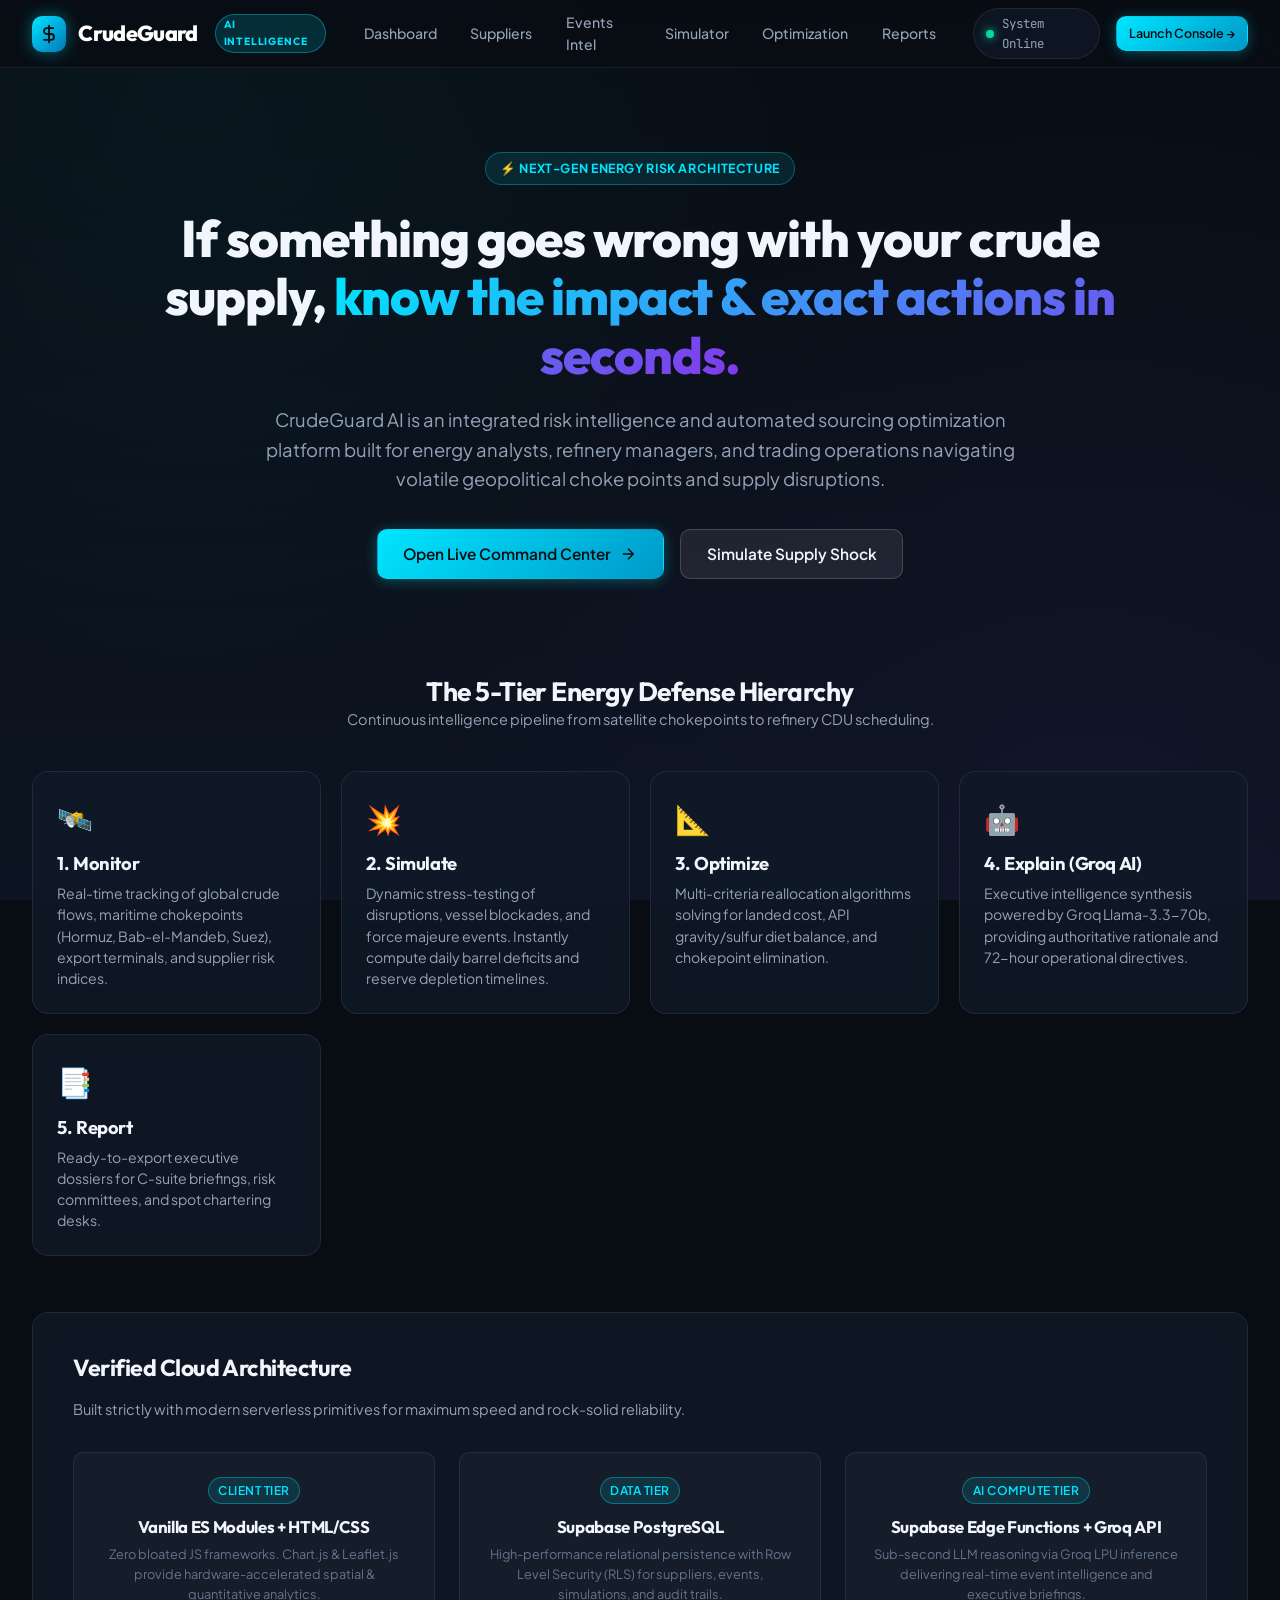
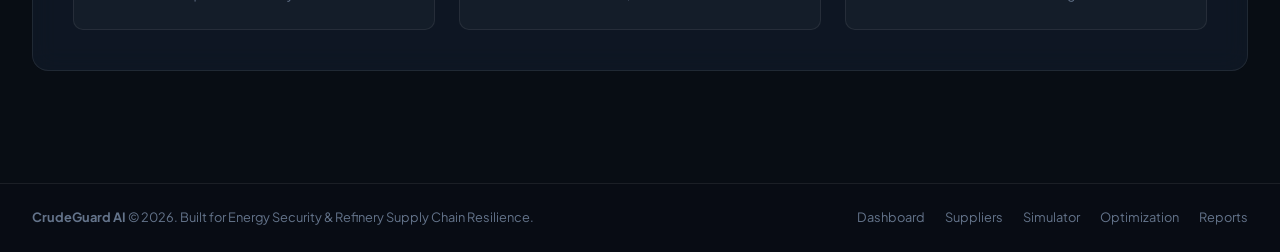
<file: index.html>
<!DOCTYPE html>
<html lang="en">
<head>
  <meta charset="UTF-8">
  <meta name="viewport" content="width=device-width, initial-scale=1.0">
  <title>CrudeGuard AI | Crude Oil Supply Risk &amp; Sourcing Intelligence</title>
  <meta name="description" content="AI-powered crude oil supply risk and sourcing intelligence platform for refineries, oil importers, and energy trading desks.">
  
  <!-- CSS -->
  <link rel="stylesheet" href="css/global.css">
  <link rel="stylesheet" href="css/responsive.css">
</head>
<body>

  <!-- Navigation Bar -->
  <header class="navbar">
    <div class="nav-container">
      <a href="index.html" class="brand">
        <div class="brand-icon">
          <svg viewBox="0 0 24 24" fill="none" stroke="currentColor" stroke-width="2.2" stroke-linecap="round" stroke-linejoin="round">
            <path d="M12 2v20M17 5H9.5a3.5 3.5 0 0 0 0 7h5a3.5 3.5 0 0 1 0 7H6"/>
          </svg>
        </div>
        <span>CrudeGuard</span>
        <span class="brand-badge">AI Intelligence</span>
      </a>

      <nav>
        <ul class="nav-links">
          <li class="nav-item"><a href="dashboard.html">Dashboard</a></li>
          <li class="nav-item"><a href="suppliers.html">Suppliers</a></li>
          <li class="nav-item"><a href="events.html">Events Intel</a></li>
          <li class="nav-item"><a href="simulator.html">Simulator</a></li>
          <li class="nav-item"><a href="optimization.html">Optimization</a></li>
          <li class="nav-item"><a href="reports.html">Reports</a></li>
        </ul>
      </nav>

      <div class="nav-actions">
        <div class="status-pill" id="db-status-pill">
          <span class="status-dot"></span>
          <span>System Online</span>
        </div>
        <a href="dashboard.html" class="btn btn-sm btn-primary">Launch Console →</a>
      </div>
    </div>
  </header>

  <!-- Hero Section -->
  <main class="main-content">
    <section style="padding: 3.5rem 0 2.5rem; text-align: center; max-width: 960px; margin: 0 auto;">
      <div style="display: inline-flex; align-items: center; gap: 0.5rem; padding: 0.35rem 0.85rem; background: rgba(0, 229, 255, 0.1); border: 1px solid rgba(0, 229, 255, 0.3); border-radius: var(--radius-full); margin-bottom: 1.5rem;">
        <span style="color: var(--accent-cyan); font-weight: 700; font-size: 0.78rem; text-transform: uppercase; letter-spacing: 0.05em;">⚡ Next-Gen Energy Risk Architecture</span>
      </div>
      
      <h1 style="font-size: 3.2rem; line-height: 1.15; margin-bottom: 1.25rem; font-weight: 800;">
        If something goes wrong with your crude supply, <span style="background: linear-gradient(135deg, #00E5FF, #8338EC); -webkit-background-clip: text; -webkit-text-fill-color: transparent;">know the impact &amp; exact actions in seconds.</span>
      </h1>

      <p style="font-size: 1.15rem; color: #94A3B8; line-height: 1.6; margin-bottom: 2.25rem; max-width: 780px; margin-left: auto; margin-right: auto;">
        CrudeGuard AI is an integrated risk intelligence and automated sourcing optimization platform built for energy analysts, refinery managers, and trading operations navigating volatile geopolitical choke points and supply disruptions.
      </p>

      <div style="display: flex; justify-content: center; gap: 1rem; flex-wrap: wrap;">
        <a href="dashboard.html" class="btn btn-lg btn-primary" id="hero-btn-dashboard">
          <span>Open Live Command Center</span>
          <svg style="width: 18px; height: 18px;" viewBox="0 0 24 24" fill="none" stroke="currentColor" stroke-width="2"><path d="M5 12h14M12 5l7 7-7 7"/></svg>
        </a>
        <a href="simulator.html" class="btn btn-lg btn-secondary" id="hero-btn-simulator">Simulate Supply Shock</a>
      </div>
    </section>

    <!-- Architecture & Core Workflow -->
    <section style="margin: 3.5rem 0;">
      <div style="text-align: center; margin-bottom: 2.5rem;">
        <h2>The 5-Tier Energy Defense Hierarchy</h2>
        <p>Continuous intelligence pipeline from satellite chokepoints to refinery CDU scheduling.</p>
      </div>

      <div style="display: grid; grid-template-columns: repeat(auto-fit, minmax(280px, 1fr)); gap: 1.25rem;">
        <div class="card">
          <div style="font-size: 1.8rem; margin-bottom: 0.75rem;">🛰️</div>
          <h3 style="margin-bottom: 0.5rem; font-size: 1.15rem;">1. Monitor</h3>
          <p style="font-size: 0.88rem; line-height: 1.5;">
            Real-time tracking of global crude flows, maritime chokepoints (Hormuz, Bab-el-Mandeb, Suez), export terminals, and supplier risk indices.
          </p>
        </div>

        <div class="card">
          <div style="font-size: 1.8rem; margin-bottom: 0.75rem;">💥</div>
          <h3 style="margin-bottom: 0.5rem; font-size: 1.15rem;">2. Simulate</h3>
          <p style="font-size: 0.88rem; line-height: 1.5;">
            Dynamic stress-testing of disruptions, vessel blockades, and force majeure events. Instantly compute daily barrel deficits and reserve depletion timelines.
          </p>
        </div>

        <div class="card">
          <div style="font-size: 1.8rem; margin-bottom: 0.75rem;">📐</div>
          <h3 style="margin-bottom: 0.5rem; font-size: 1.15rem;">3. Optimize</h3>
          <p style="font-size: 0.88rem; line-height: 1.5;">
            Multi-criteria reallocation algorithms solving for landed cost, API gravity/sulfur diet balance, and chokepoint elimination.
          </p>
        </div>

        <div class="card">
          <div style="font-size: 1.8rem; margin-bottom: 0.75rem;">🤖</div>
          <h3 style="margin-bottom: 0.5rem; font-size: 1.15rem;">4. Explain (Groq AI)</h3>
          <p style="font-size: 0.88rem; line-height: 1.5;">
            Executive intelligence synthesis powered by Groq Llama-3.3-70b, providing authoritative rationale and 72-hour operational directives.
          </p>
        </div>

        <div class="card">
          <div style="font-size: 1.8rem; margin-bottom: 0.75rem;">📑</div>
          <h3 style="margin-bottom: 0.5rem; font-size: 1.15rem;">5. Report</h3>
          <p style="font-size: 0.88rem; line-height: 1.5;">
            Ready-to-export executive dossiers for C-suite briefings, risk committees, and spot chartering desks.
          </p>
        </div>
      </div>
    </section>

    <!-- Technical Architecture Diagram -->
    <section class="card" style="padding: 2.5rem; margin-bottom: 3.5rem;">
      <h2 style="margin-bottom: 1rem; font-size: 1.45rem;">Verified Cloud Architecture</h2>
      <p style="margin-bottom: 2rem;">Built strictly with modern serverless primitives for maximum speed and rock-solid reliability.</p>

      <div style="display: grid; grid-template-columns: repeat(3, 1fr); gap: 1.5rem; text-align: center;">
        <div style="background: rgba(255,255,255,0.03); border: 1px solid var(--border-subtle); padding: 1.5rem; border-radius: var(--radius-md);">
          <div class="badge badge-info" style="margin-bottom: 0.75rem;">Client Tier</div>
          <h4 style="margin-bottom: 0.5rem;">Vanilla ES Modules + HTML/CSS</h4>
          <p style="font-size: 0.8rem; color: var(--text-muted);">Zero bloated JS frameworks. Chart.js &amp; Leaflet.js provide hardware-accelerated spatial &amp; quantitative analytics.</p>
        </div>

        <div style="background: rgba(255,255,255,0.03); border: 1px solid var(--border-subtle); padding: 1.5rem; border-radius: var(--radius-md);">
          <div class="badge badge-info" style="margin-bottom: 0.75rem;">Data Tier</div>
          <h4 style="margin-bottom: 0.5rem;">Supabase PostgreSQL</h4>
          <p style="font-size: 0.8rem; color: var(--text-muted);">High-performance relational persistence with Row Level Security (RLS) for suppliers, events, simulations, and audit trails.</p>
        </div>

        <div style="background: rgba(255,255,255,0.03); border: 1px solid var(--border-subtle); padding: 1.5rem; border-radius: var(--radius-md);">
          <div class="badge badge-info" style="margin-bottom: 0.75rem;">AI Compute Tier</div>
          <h4 style="margin-bottom: 0.5rem;">Supabase Edge Functions + Groq API</h4>
          <p style="font-size: 0.8rem; color: var(--text-muted);">Sub-second LLM reasoning via Groq LPU inference delivering real-time event intelligence and executive briefings.</p>
        </div>
      </div>
    </section>
  </main>

  <!-- Footer -->
  <footer class="app-footer">
    <div>
      <strong>CrudeGuard AI</strong> &copy; 2026. Built for Energy Security &amp; Refinery Supply Chain Resilience.
    </div>
    <div class="footer-links">
      <a href="dashboard.html">Dashboard</a>
      <a href="suppliers.html">Suppliers</a>
      <a href="simulator.html">Simulator</a>
      <a href="optimization.html">Optimization</a>
      <a href="reports.html">Reports</a>
    </div>
  </footer>

  <script type="module">
    import { setupNavigation } from './js/utils.js';
    setupNavigation();
  </script>
</body>
</html>
</file>
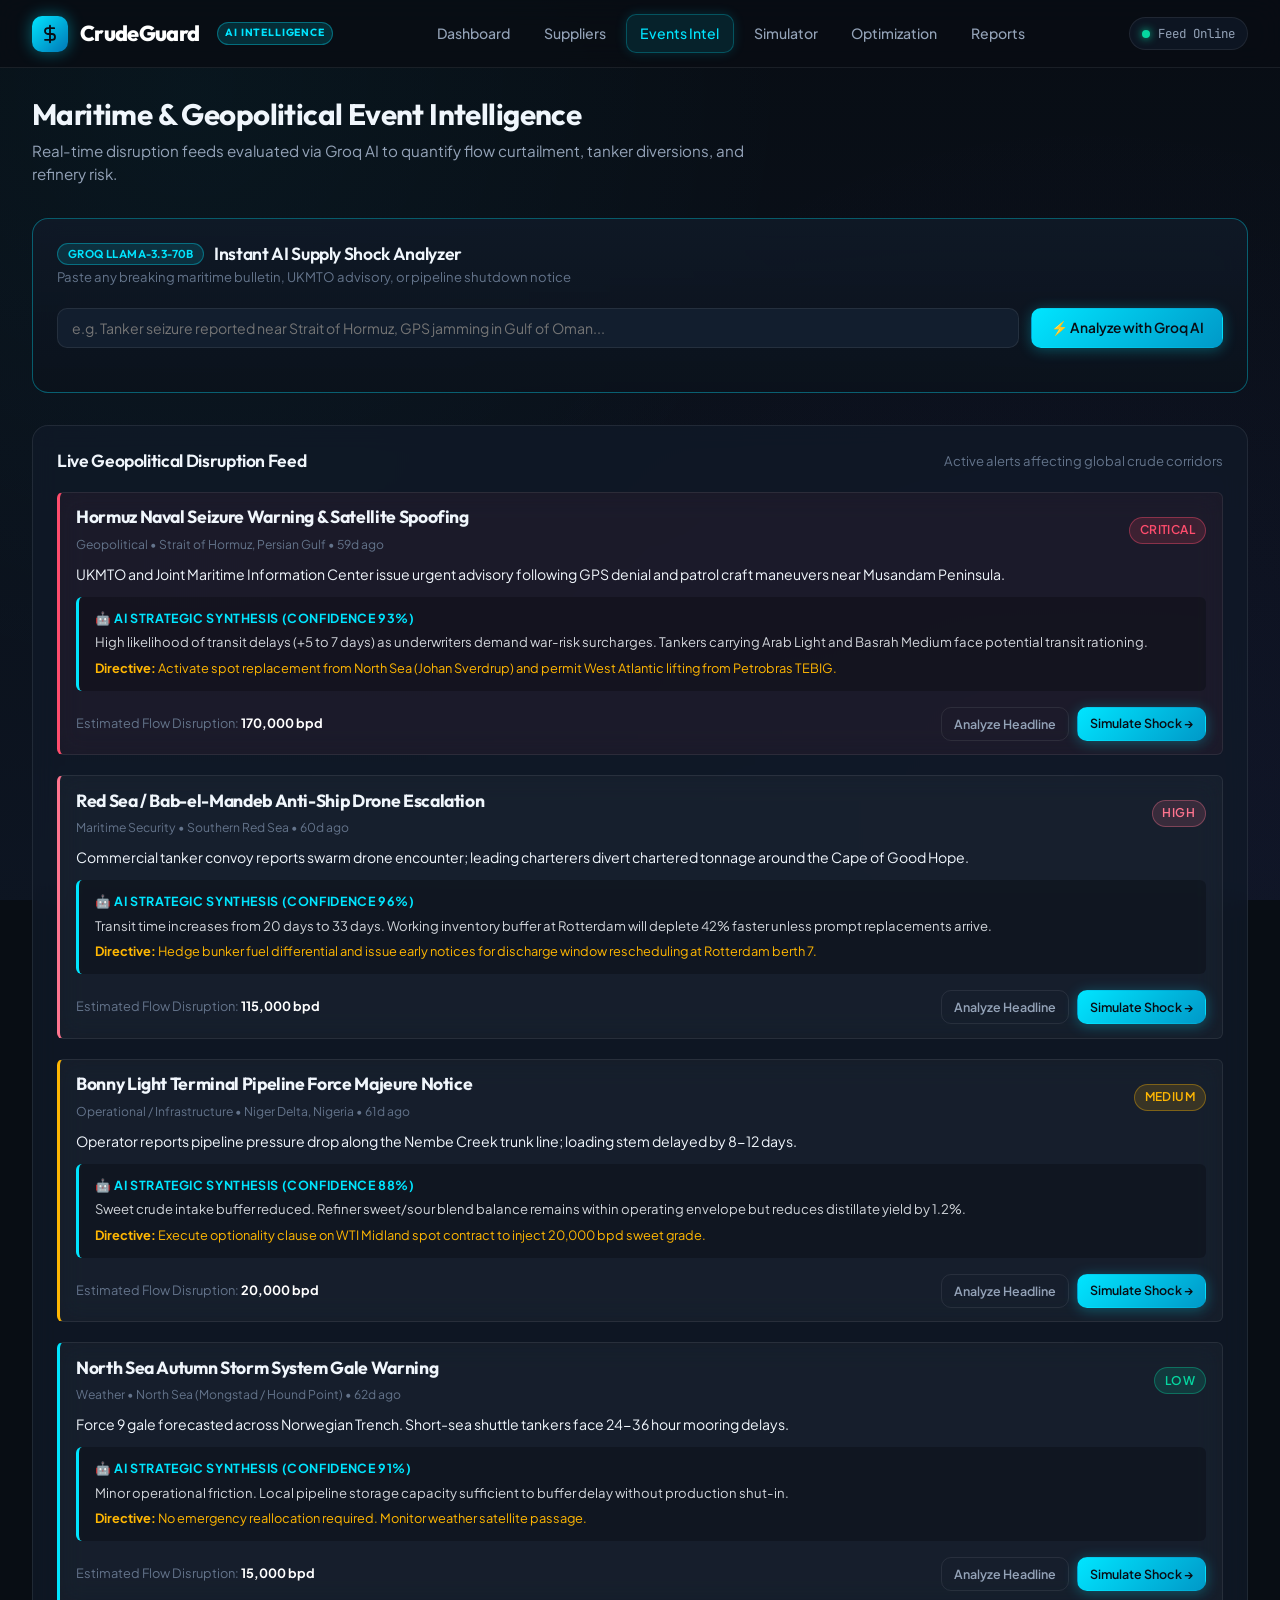
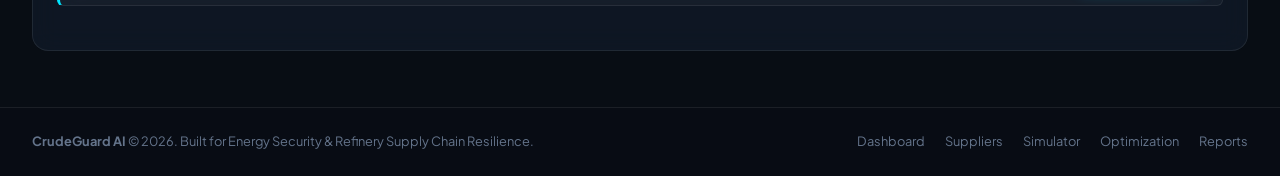
<file: events.html>
<!DOCTYPE html>
<html lang="en">
<head>
  <meta charset="UTF-8">
  <meta name="viewport" content="width=device-width, initial-scale=1.0">
  <title>Event Intelligence | CrudeGuard AI - AI Geopolitical Feed</title>
  <meta name="description" content="AI-powered analysis of breaking maritime advisories, naval drone strikes, pipeline outages, and crude market shocks.">

  <!-- CSS -->
  <link rel="stylesheet" href="css/global.css">
  <link rel="stylesheet" href="css/dashboard.css">
  <link rel="stylesheet" href="css/responsive.css">
</head>
<body>

  <!-- Navigation Bar -->
  <header class="navbar">
    <div class="nav-container">
      <a href="index.html" class="brand">
        <div class="brand-icon">
          <svg viewBox="0 0 24 24" fill="none" stroke="currentColor" stroke-width="2.2" stroke-linecap="round" stroke-linejoin="round">
            <path d="M12 2v20M17 5H9.5a3.5 3.5 0 0 0 0 7h5a3.5 3.5 0 0 1 0 7H6"/>
          </svg>
        </div>
        <span>CrudeGuard</span>
        <span class="brand-badge">AI Intelligence</span>
      </a>

      <nav>
        <ul class="nav-links">
          <li class="nav-item"><a href="dashboard.html">Dashboard</a></li>
          <li class="nav-item"><a href="suppliers.html">Suppliers</a></li>
          <li class="nav-item active"><a href="events.html">Events Intel</a></li>
          <li class="nav-item"><a href="simulator.html">Simulator</a></li>
          <li class="nav-item"><a href="optimization.html">Optimization</a></li>
          <li class="nav-item"><a href="reports.html">Reports</a></li>
        </ul>
      </nav>

      <div class="nav-actions">
        <div class="status-pill" id="db-status-pill">
          <span class="status-dot"></span>
          <span>Feed Online</span>
        </div>
      </div>
    </div>
  </header>

  <!-- Main Content -->
  <main class="main-content">
    <div class="page-header">
      <div class="page-title-group">
        <h1>Maritime &amp; Geopolitical Event Intelligence</h1>
        <p>Real-time disruption feeds evaluated via Groq AI to quantify flow curtailment, tanker diversions, and refinery risk.</p>
      </div>
    </div>

    <!-- AI Event Analyzer Console -->
    <section class="card" style="margin-bottom: 2rem; border-color: rgba(0, 229, 255, 0.35); background: linear-gradient(180deg, rgba(16, 26, 40, 0.85) 0%, rgba(11, 18, 28, 0.95) 100%);">
      <div class="card-header">
        <div>
          <h3 class="card-title">
            <span class="badge badge-info" style="font-size: 0.72rem;">Groq Llama-3.3-70b</span>
            Instant AI Supply Shock Analyzer
          </h3>
          <span class="card-subtitle">Paste any breaking maritime bulletin, UKMTO advisory, or pipeline shutdown notice</span>
        </div>
      </div>

      <div style="display: flex; gap: 0.75rem; margin-bottom: 1.25rem; flex-wrap: wrap;">
        <input type="text" id="ai-event-input" class="form-control" style="flex: 1; min-width: 320px;" 
               placeholder="e.g. Tanker seizure reported near Strait of Hormuz, GPS jamming in Gulf of Oman...">
        <button id="btn-analyze-event" class="btn btn-primary">
          <span>⚡ Analyze with Groq AI</span>
        </button>
      </div>

      <!-- Analysis Results Card (Hidden until analyzed) -->
      <div id="ai-analysis-result" style="display: none; background: rgba(0, 0, 0, 0.3); border: 1px solid var(--border-medium); border-radius: var(--radius-md); padding: 1.25rem;">
        <div style="display: flex; align-items: center; justify-content: space-between; margin-bottom: 0.85rem; flex-wrap: wrap; gap: 0.5rem;">
          <div style="display: flex; align-items: center; gap: 0.65rem;">
            <span style="font-weight: 700; font-size: 0.95rem; color: #fff;">AI Intelligence Assessment</span>
            <span id="res-severity"></span>
          </div>
          <span style="font-size: 0.78rem; color: var(--text-muted);">Confidence Score: <b id="res-confidence" style="color: var(--accent-cyan);">95%</b></span>
        </div>

        <div style="display: grid; grid-template-columns: 1fr 2fr; gap: 1.25rem; margin-bottom: 1rem;">
          <div style="background: rgba(255,255,255,0.03); padding: 1rem; border-radius: var(--radius-sm);">
            <span style="font-size: 0.72rem; color: var(--text-muted); text-transform: uppercase;">Estimated Volume At Risk</span>
            <div id="res-impact-bpd" style="font-family: var(--font-display); font-size: 1.6rem; font-weight: 800; color: #fff; margin-top: 0.25rem;">--</div>
          </div>
          <div style="background: rgba(255,255,255,0.03); padding: 1rem; border-radius: var(--radius-sm);">
            <span style="font-size: 0.72rem; color: var(--text-muted); text-transform: uppercase;">Strategic Synthesis</span>
            <p id="res-summary" style="font-size: 0.85rem; color: #E2E8F0; margin-top: 0.25rem; line-height: 1.45;">--</p>
          </div>
        </div>

        <div style="background: rgba(255, 183, 3, 0.08); border-left: 3px solid var(--accent-amber); padding: 0.85rem 1rem; border-radius: var(--radius-sm); margin-bottom: 1rem;">
          <strong style="color: var(--accent-amber); font-size: 0.82rem; text-transform: uppercase; letter-spacing: 0.04em; display: block; margin-bottom: 0.2rem;">Actionable Operational Directive:</strong>
          <span id="res-action" style="font-size: 0.85rem; color: #fff;">--</span>
        </div>

        <div style="display: flex; justify-content: flex-end;">
          <button id="res-sim-btn" class="btn btn-primary">
            <span>Load Impact Into Simulator →</span>
          </button>
        </div>
      </div>
    </section>

    <!-- Historical / Active Disruption Stream -->
    <div class="card">
      <div class="card-header">
        <h3 class="card-title">Live Geopolitical Disruption Feed</h3>
        <span class="card-subtitle">Active alerts affecting global crude corridors</span>
      </div>
      <div id="events-stream-list">
        <!-- Dynamically rendered via js/events.js -->
      </div>
    </div>
  </main>

  <!-- Footer -->
  <footer class="app-footer">
    <div>
      <strong>CrudeGuard AI</strong> &copy; 2026. Built for Energy Security &amp; Refinery Supply Chain Resilience.
    </div>
    <div class="footer-links">
      <a href="dashboard.html">Dashboard</a>
      <a href="suppliers.html">Suppliers</a>
      <a href="simulator.html">Simulator</a>
      <a href="optimization.html">Optimization</a>
      <a href="reports.html">Reports</a>
    </div>
  </footer>

  <!-- Scripts -->
  <script type="module" src="js/events.js"></script>
</body>
</html>
</file>
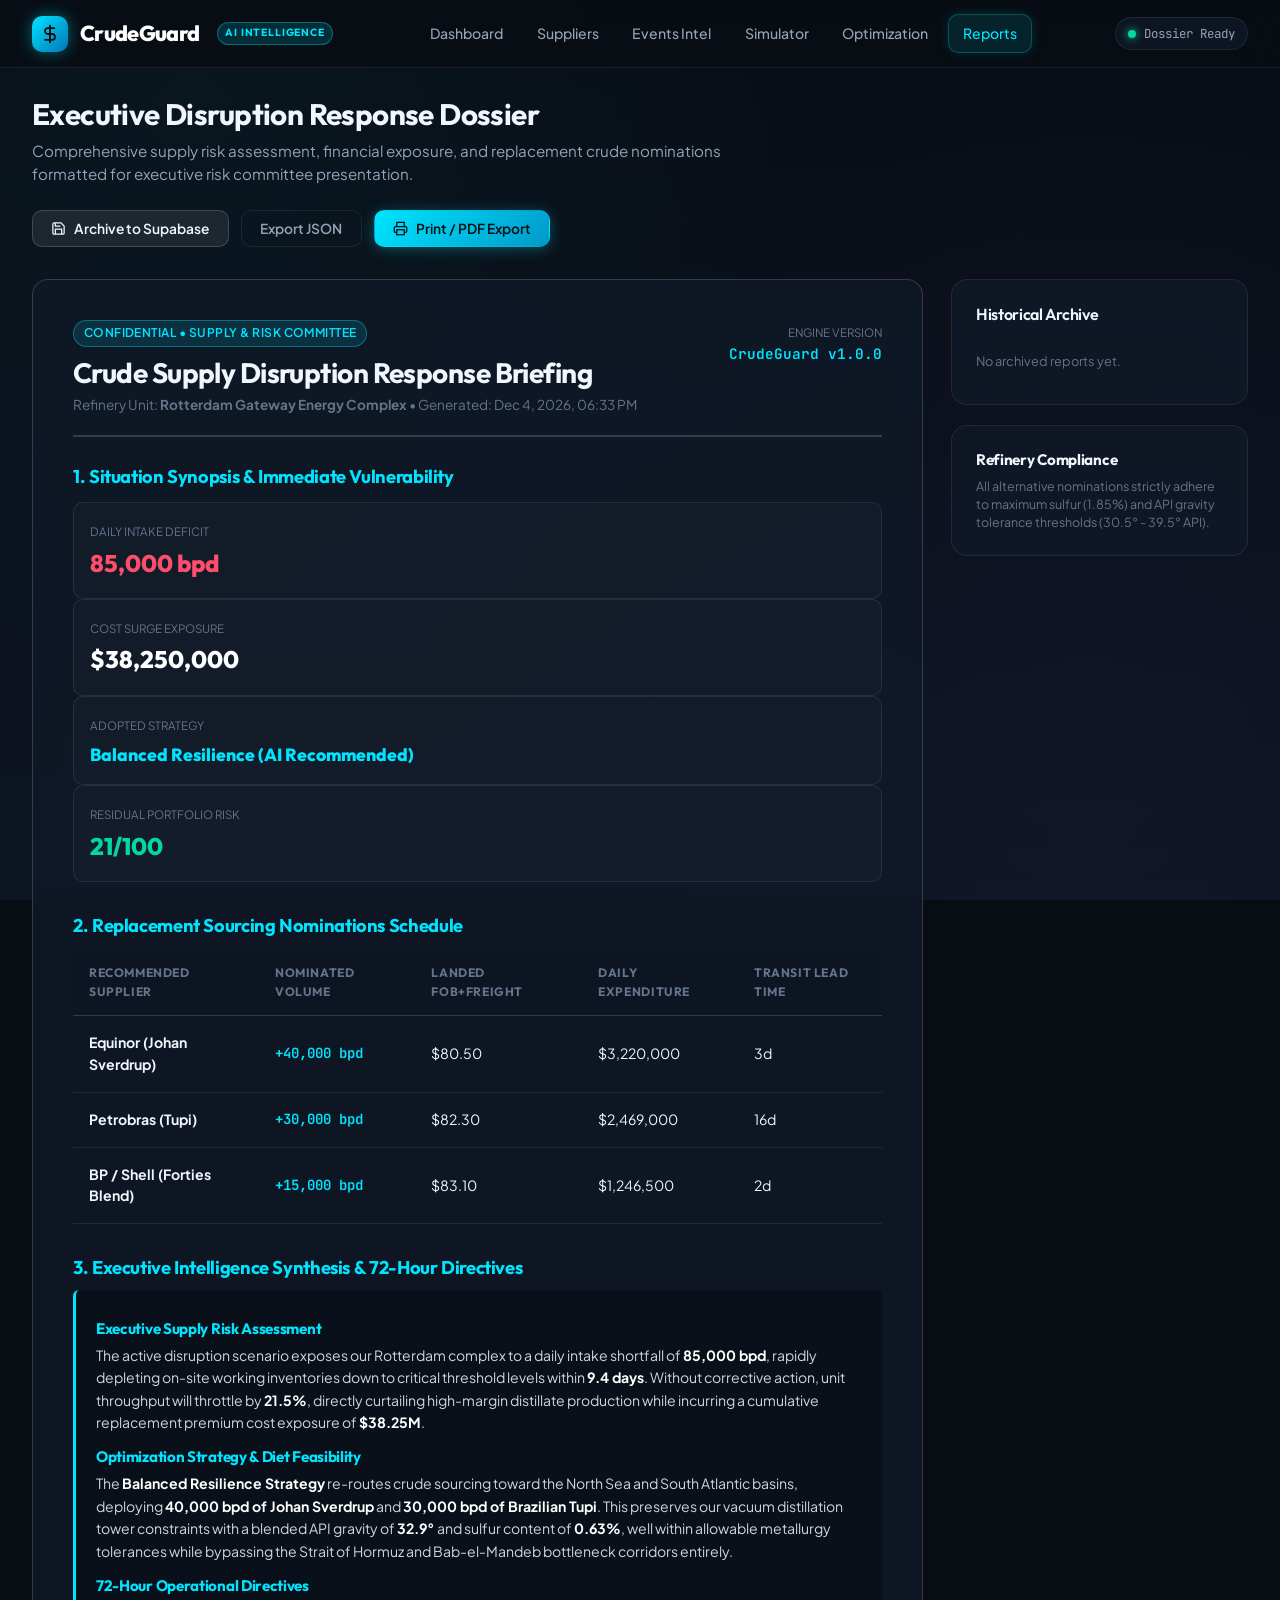
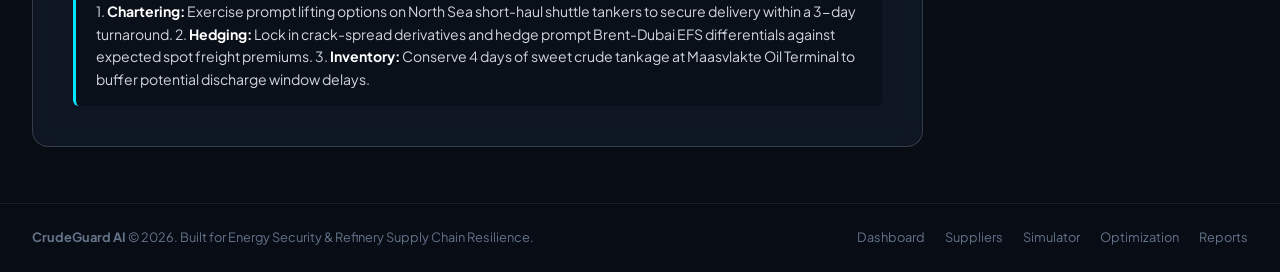
<file: reports.html>
<!DOCTYPE html>
<html lang="en">
<head>
  <meta charset="UTF-8">
  <meta name="viewport" content="width=device-width, initial-scale=1.0">
  <title>Executive Reports | CrudeGuard AI - Disruption Dossier</title>
  <meta name="description" content="Generate, export, and archive executive crude supply risk intelligence dossiers and mitigation strategies.">

  <!-- CSS -->
  <link rel="stylesheet" href="css/global.css">
  <link rel="stylesheet" href="css/responsive.css">

  <style>
    @media print {
      body {
        background: #fff !important;
        color: #000 !important;
      }
      .navbar, .app-footer, .page-actions, .historical-sidebar {
        display: none !important;
      }
      .main-content {
        padding: 0 !important;
        max-width: 100% !important;
      }
      .card {
        background: transparent !important;
        border: 1px solid #ccc !important;
        color: #000 !important;
        box-shadow: none !important;
        margin-bottom: 1.5rem !important;
      }
      .data-table th, .data-table td {
        color: #000 !important;
        border-color: #ddd !important;
      }
      .impact-metric-val, .badge, h1, h2, h3, h4, b, strong {
        color: #000 !important;
      }
    }
  </style>
</head>
<body>

  <!-- Navigation Bar -->
  <header class="navbar">
    <div class="nav-container">
      <a href="index.html" class="brand">
        <div class="brand-icon">
          <svg viewBox="0 0 24 24" fill="none" stroke="currentColor" stroke-width="2.2" stroke-linecap="round" stroke-linejoin="round">
            <path d="M12 2v20M17 5H9.5a3.5 3.5 0 0 0 0 7h5a3.5 3.5 0 0 1 0 7H6"/>
          </svg>
        </div>
        <span>CrudeGuard</span>
        <span class="brand-badge">AI Intelligence</span>
      </a>

      <nav>
        <ul class="nav-links">
          <li class="nav-item"><a href="dashboard.html">Dashboard</a></li>
          <li class="nav-item"><a href="suppliers.html">Suppliers</a></li>
          <li class="nav-item"><a href="events.html">Events Intel</a></li>
          <li class="nav-item"><a href="simulator.html">Simulator</a></li>
          <li class="nav-item"><a href="optimization.html">Optimization</a></li>
          <li class="nav-item active"><a href="reports.html">Reports</a></li>
        </ul>
      </nav>

      <div class="nav-actions">
        <div class="status-pill" id="db-status-pill">
          <span class="status-dot"></span>
          <span>Dossier Ready</span>
        </div>
      </div>
    </div>
  </header>

  <!-- Main Content -->
  <main class="main-content">
    <div class="page-header">
      <div class="page-title-group">
        <h1>Executive Disruption Response Dossier</h1>
        <p>Comprehensive supply risk assessment, financial exposure, and replacement crude nominations formatted for executive risk committee presentation.</p>
      </div>
      <div class="page-actions">
        <button id="btn-save-report" class="btn btn-secondary">
          <svg style="width: 15px; height: 15px;" viewBox="0 0 24 24" fill="none" stroke="currentColor" stroke-width="2"><path d="M19 21H5a2 2 0 0 1-2-2V5a2 2 0 0 1 2-2h11l5 5v11a2 2 0 0 1-2 2z"/><polyline points="17 21 17 13 7 13 7 21"/><polyline points="7 3 7 8 15 8"/></svg>
          Archive to Supabase
        </button>
        <button id="btn-export-json" class="btn btn-outline">
          Export JSON
        </button>
        <button id="btn-print-report" class="btn btn-primary">
          <svg style="width: 15px; height: 15px;" viewBox="0 0 24 24" fill="none" stroke="currentColor" stroke-width="2"><polyline points="6 9 6 2 18 2 18 9"/><path d="M6 18H4a2 2 0 0 1-2-2v-5a2 2 0 0 1 2-2h16a2 2 0 0 1 2 2v5a2 2 0 0 1-2 2h-2"/><rect x="6" y="14" width="12" height="8"/></svg>
          Print / PDF Export
        </button>
      </div>
    </div>

    <div style="display: grid; grid-template-columns: 3fr 1fr; gap: 1.75rem;">
      <!-- Main Report Paper Dossier -->
      <section class="card" style="padding: 2.5rem; background: var(--bg-card); border: 1px solid var(--border-medium);">
        <!-- Report Header -->
        <div style="border-bottom: 2px solid var(--border-medium); padding-bottom: 1.25rem; margin-bottom: 1.75rem; display: flex; justify-content: space-between; align-items: flex-start; flex-wrap: wrap; gap: 1rem;">
          <div>
            <div class="badge badge-info" style="margin-bottom: 0.5rem;">Confidential • Supply &amp; Risk Committee</div>
            <h2 style="font-size: 1.75rem; margin-bottom: 0.25rem;">Crude Supply Disruption Response Briefing</h2>
            <p style="font-size: 0.85rem; color: var(--text-muted);">
              Refinery Unit: <b>Rotterdam Gateway Energy Complex</b> • Generated: <span id="report-timestamp">Oct 07, 2026</span>
            </p>
          </div>
          <div style="text-align: right;">
            <span style="font-size: 0.72rem; color: var(--text-muted); text-transform: uppercase;">Engine Version</span>
            <div style="font-family: var(--font-mono); font-size: 0.9rem; color: var(--accent-cyan); font-weight: 600;">CrudeGuard v1.0.0</div>
          </div>
        </div>

        <!-- Section 1: Threat Synopsis & Calculated Impact -->
        <div style="margin-bottom: 2rem;">
          <h3 style="font-size: 1.15rem; margin-bottom: 0.85rem; color: var(--accent-cyan);">1. Situation Synopsis &amp; Immediate Vulnerability</h3>
          <div class="kpi-grid" style="margin-bottom: 1rem;">
            <div style="background: rgba(255,255,255,0.02); padding: 1rem; border-radius: var(--radius-md); border: 1px solid var(--border-subtle);">
              <span style="font-size: 0.72rem; color: var(--text-muted); text-transform: uppercase;">Daily Intake Deficit</span>
              <div id="rep-deficit" style="font-family: var(--font-display); font-size: 1.5rem; font-weight: 800; color: var(--risk-critical); margin-top: 0.2rem;">85,000 bpd</div>
            </div>
            <div style="background: rgba(255,255,255,0.02); padding: 1rem; border-radius: var(--radius-md); border: 1px solid var(--border-subtle);">
              <span style="font-size: 0.72rem; color: var(--text-muted); text-transform: uppercase;">Cost Surge Exposure</span>
              <div id="rep-cost" style="font-family: var(--font-display); font-size: 1.5rem; font-weight: 800; color: #fff; margin-top: 0.2rem;">$38,250,000</div>
            </div>
            <div style="background: rgba(255,255,255,0.02); padding: 1rem; border-radius: var(--radius-md); border: 1px solid var(--border-subtle);">
              <span style="font-size: 0.72rem; color: var(--text-muted); text-transform: uppercase;">Adopted Strategy</span>
              <div id="rep-strat-name" style="font-family: var(--font-display); font-size: 1.1rem; font-weight: 800; color: var(--accent-cyan); margin-top: 0.35rem;">Balanced Resilience</div>
            </div>
            <div style="background: rgba(255,255,255,0.02); padding: 1rem; border-radius: var(--radius-md); border: 1px solid var(--border-subtle);">
              <span style="font-size: 0.72rem; color: var(--text-muted); text-transform: uppercase;">Residual Portfolio Risk</span>
              <div id="rep-risk" style="font-family: var(--font-display); font-size: 1.5rem; font-weight: 800; color: var(--risk-low); margin-top: 0.2rem;">21/100</div>
            </div>
          </div>
        </div>

        <!-- Section 2: Reallocation Nominations -->
        <div style="margin-bottom: 2rem;">
          <h3 style="font-size: 1.15rem; margin-bottom: 0.85rem; color: var(--accent-cyan);">2. Replacement Sourcing Nominations Schedule</h3>
          <div class="table-responsive">
            <table class="data-table">
              <thead>
                <tr>
                  <th>Recommended Supplier</th>
                  <th>Nominated Volume</th>
                  <th>Landed FOB+Freight</th>
                  <th>Daily Expenditure</th>
                  <th>Transit Lead Time</th>
                </tr>
              </thead>
              <tbody id="rep-table-body">
                <!-- Dynamically populated via js/reports.js -->
              </tbody>
            </table>
          </div>
        </div>

        <!-- Section 3: Operational Directives / AI Synthesis -->
        <div>
          <h3 style="font-size: 1.15rem; margin-bottom: 0.65rem; color: var(--accent-cyan);">3. Executive Intelligence Synthesis &amp; 72-Hour Directives</h3>
          <div id="rep-directives" style="background: rgba(0,0,0,0.25); border-left: 3px solid var(--accent-cyan); padding: 1rem 1.25rem; border-radius: var(--radius-sm); font-size: 0.88rem; line-height: 1.6; color: #D1D5DB;">
            <!-- Dynamically populated via js/reports.js -->
          </div>
        </div>
      </section>

      <!-- Historical Archive Sidebar -->
      <aside class="historical-sidebar">
        <div class="card">
          <div class="card-header">
            <h3 class="card-title" style="font-size: 1rem;">Historical Archive</h3>
          </div>
          <div id="historical-reports-list">
            <!-- Historical reports list populated via js/reports.js -->
          </div>
        </div>

        <div class="card" style="margin-top: 1.25rem;">
          <h4 style="font-size: 0.95rem; margin-bottom: 0.5rem;">Refinery Compliance</h4>
          <p style="font-size: 0.78rem; color: var(--text-muted); line-height: 1.45;">
            All alternative nominations strictly adhere to maximum sulfur (1.85%) and API gravity tolerance thresholds (30.5° - 39.5° API).
          </p>
        </div>
      </aside>
    </div>
  </main>

  <!-- Footer -->
  <footer class="app-footer">
    <div>
      <strong>CrudeGuard AI</strong> &copy; 2026. Built for Energy Security &amp; Refinery Supply Chain Resilience.
    </div>
    <div class="footer-links">
      <a href="dashboard.html">Dashboard</a>
      <a href="suppliers.html">Suppliers</a>
      <a href="simulator.html">Simulator</a>
      <a href="optimization.html">Optimization</a>
      <a href="reports.html">Reports</a>
    </div>
  </footer>

  <!-- Scripts -->
  <script type="module" src="js/reports.js"></script>
</body>
</html>
</file>
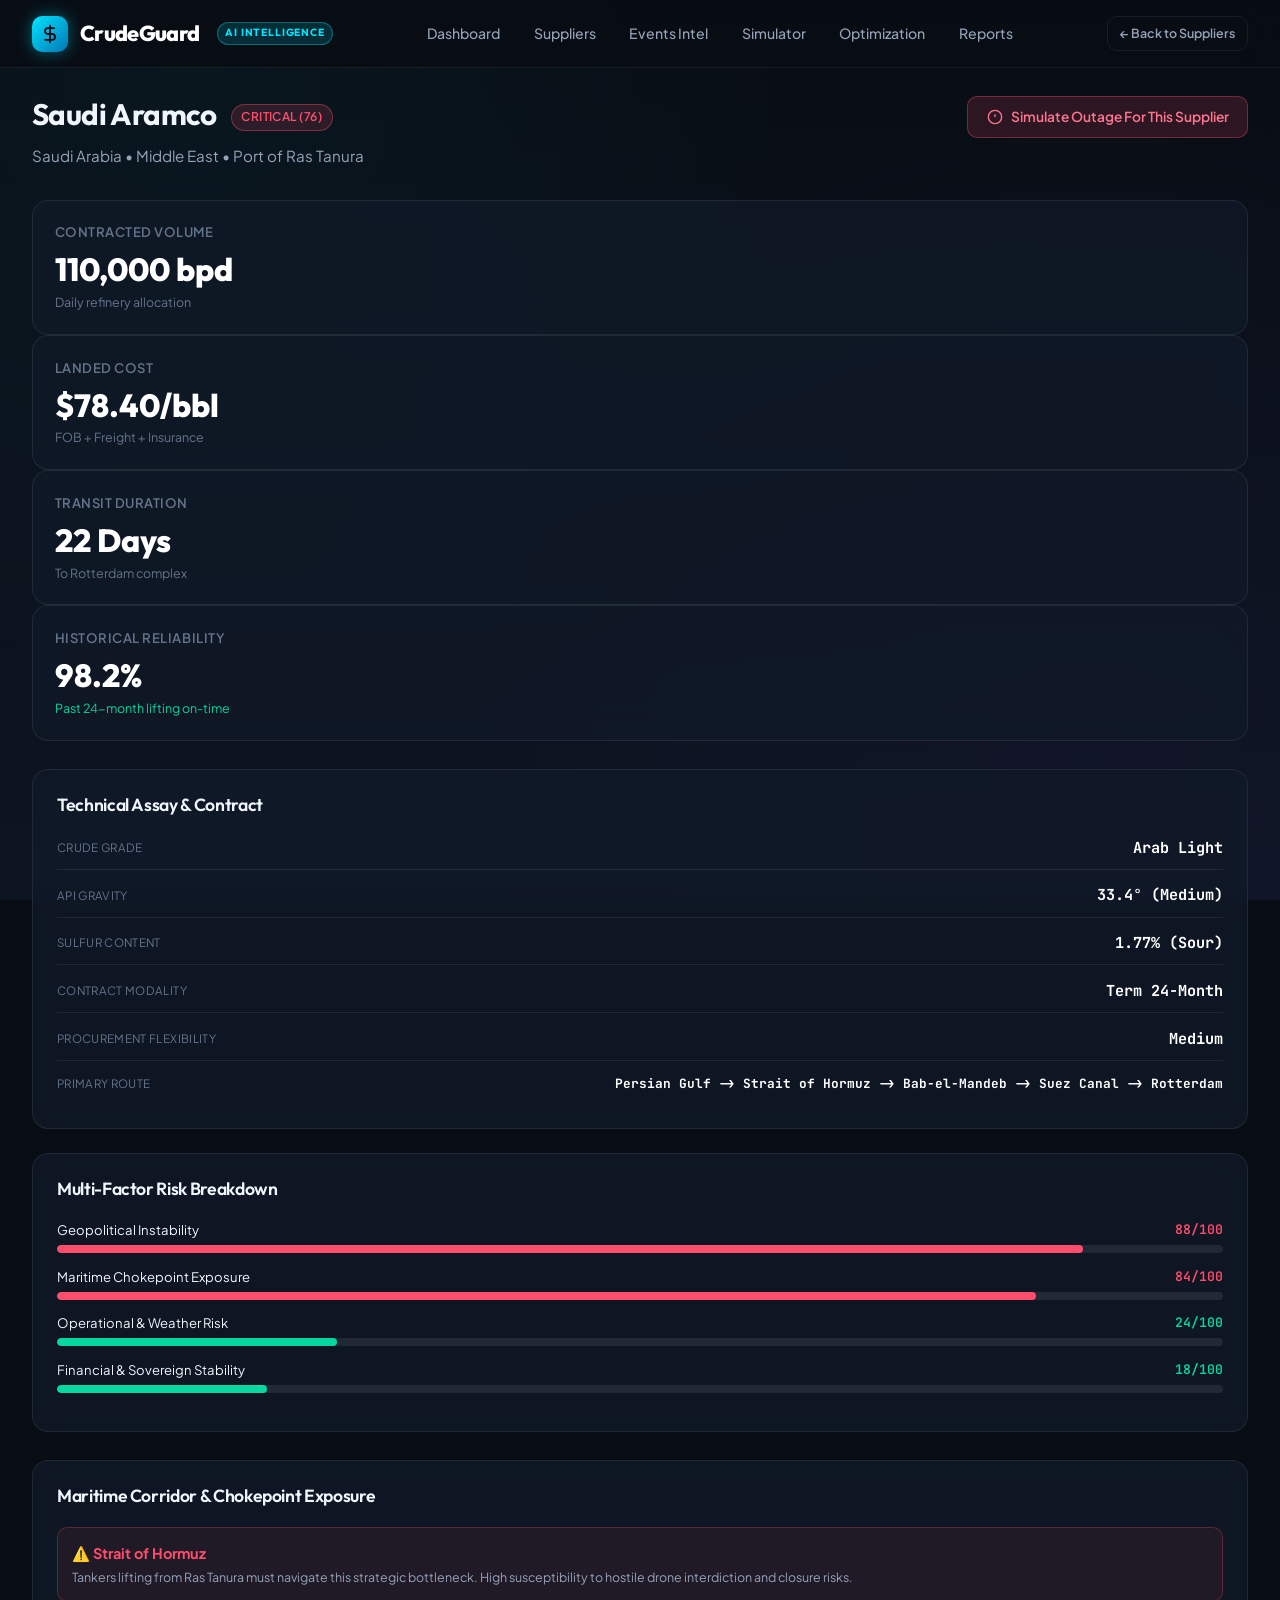
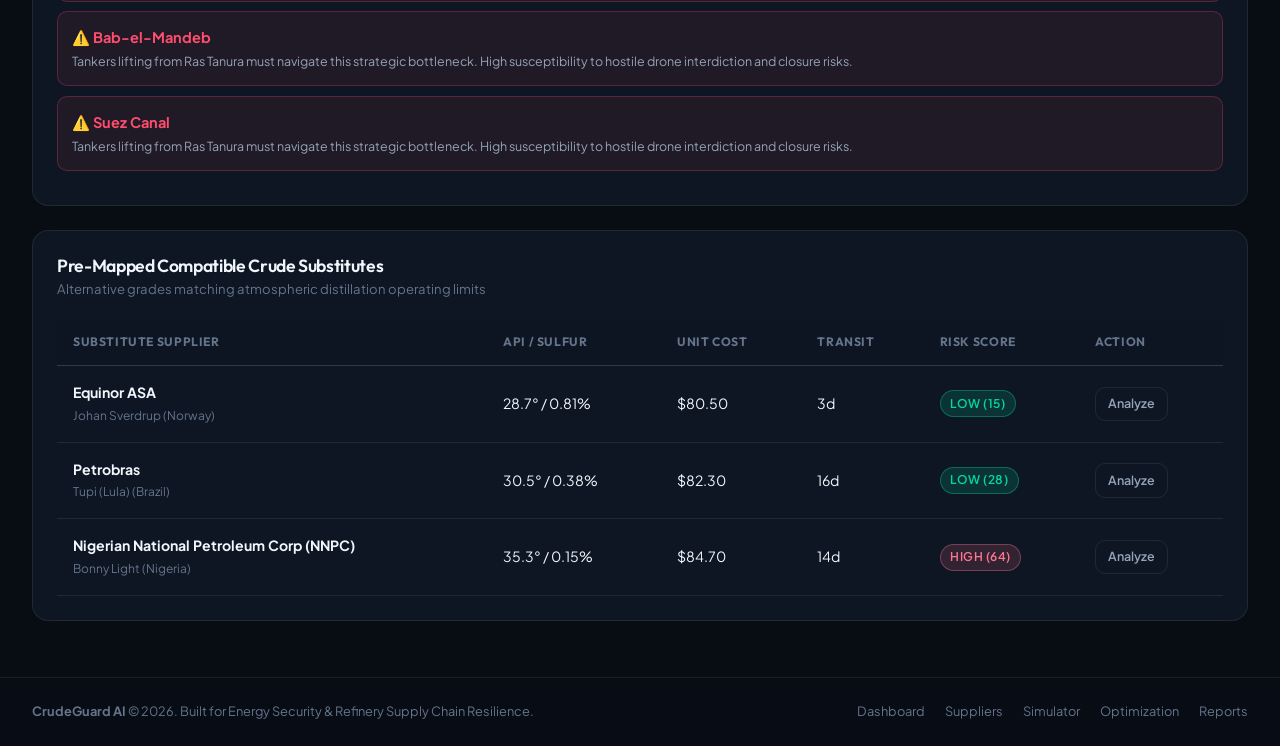
<file: supplier-details.html>
<!DOCTYPE html>
<html lang="en">
<head>
  <meta charset="UTF-8">
  <meta name="viewport" content="width=device-width, initial-scale=1.0">
  <title>Supplier Intelligence | CrudeGuard AI - Deep Risk Dossier</title>
  <meta name="description" content="In-depth supplier risk profile, assay technical specifications, maritime choke points, and replacement alternatives.">

  <!-- CSS -->
  <link rel="stylesheet" href="css/global.css">
  <link rel="stylesheet" href="css/suppliers.css">
  <link rel="stylesheet" href="css/responsive.css">
</head>
<body>

  <!-- Navigation Bar -->
  <header class="navbar">
    <div class="nav-container">
      <a href="index.html" class="brand">
        <div class="brand-icon">
          <svg viewBox="0 0 24 24" fill="none" stroke="currentColor" stroke-width="2.2" stroke-linecap="round" stroke-linejoin="round">
            <path d="M12 2v20M17 5H9.5a3.5 3.5 0 0 0 0 7h5a3.5 3.5 0 0 1 0 7H6"/>
          </svg>
        </div>
        <span>CrudeGuard</span>
        <span class="brand-badge">AI Intelligence</span>
      </a>

      <nav>
        <ul class="nav-links">
          <li class="nav-item"><a href="dashboard.html">Dashboard</a></li>
          <li class="nav-item active"><a href="suppliers.html">Suppliers</a></li>
          <li class="nav-item"><a href="events.html">Events Intel</a></li>
          <li class="nav-item"><a href="simulator.html">Simulator</a></li>
          <li class="nav-item"><a href="optimization.html">Optimization</a></li>
          <li class="nav-item"><a href="reports.html">Reports</a></li>
        </ul>
      </nav>

      <div class="nav-actions">
        <a href="suppliers.html" class="btn btn-sm btn-outline">← Back to Suppliers</a>
      </div>
    </div>
  </header>

  <!-- Main Content -->
  <main class="main-content">
    <!-- Header with Supplier Identity -->
    <div class="page-header">
      <div class="page-title-group">
        <div style="display: flex; align-items: center; gap: 0.85rem; margin-bottom: 0.35rem;">
          <h1 id="supplier-name">Loading Supplier...</h1>
          <div id="supplier-risk-badge"></div>
        </div>
        <p id="supplier-sub">Loading location and export terminal...</p>
      </div>
      <div class="page-actions">
        <a href="simulator.html" class="btn btn-danger" id="btn-simulate-outage">
          <svg style="width: 16px; height: 16px;" viewBox="0 0 24 24" fill="none" stroke="currentColor" stroke-width="2"><circle cx="12" cy="12" r="10"/><line x1="12" y1="8" x2="12" y2="12"/><line x1="12" y1="16" x2="12.01" y2="16"/></svg>
          Simulate Outage For This Supplier
        </a>
      </div>
    </div>

    <!-- Quick Stats Grid -->
    <section class="kpi-grid" style="margin-bottom: 1.75rem;">
      <div class="card kpi-card">
        <div class="kpi-header"><span>Contracted Volume</span></div>
        <div class="kpi-value" id="stat-volume">-- bpd</div>
        <div class="kpi-subtext"><span>Daily refinery allocation</span></div>
      </div>

      <div class="card kpi-card">
        <div class="kpi-header"><span>Landed Cost</span></div>
        <div class="kpi-value" id="stat-cost">$--/bbl</div>
        <div class="kpi-subtext"><span>FOB + Freight + Insurance</span></div>
      </div>

      <div class="card kpi-card">
        <div class="kpi-header"><span>Transit Duration</span></div>
        <div class="kpi-value" id="stat-transit">-- Days</div>
        <div class="kpi-subtext"><span>To Rotterdam complex</span></div>
      </div>

      <div class="card kpi-card">
        <div class="kpi-header"><span>Historical Reliability</span></div>
        <div class="kpi-value" id="stat-reliability">--%</div>
        <div class="kpi-subtext positive"><span>Past 24-month lifting on-time</span></div>
      </div>
    </section>

    <!-- Details Split Layout -->
    <div class="details-layout">
      <!-- Left Sidebar: Technical Assay & Diet Specs -->
      <aside class="detail-sidebar">
        <div class="card">
          <div class="card-header">
            <h3 class="card-title">Technical Assay &amp; Contract</h3>
          </div>
          <div class="spec-sheet-list" id="spec-sheet-list">
            <!-- Dynamically populated -->
          </div>
        </div>

        <div class="card">
          <div class="card-header">
            <h3 class="card-title">Multi-Factor Risk Breakdown</h3>
          </div>
          <div id="risk-factors-container">
            <!-- Dynamically populated -->
          </div>
        </div>
      </aside>

      <!-- Main Panel: Bottleneck Exposure & Substitutes -->
      <section class="detail-main">
        <!-- Chokepoint Alerts -->
        <div class="card">
          <div class="card-header">
            <h3 class="card-title">Maritime Corridor &amp; Chokepoint Exposure</h3>
          </div>
          <div id="supplier-chokepoints">
            <!-- Dynamically populated -->
          </div>
        </div>

        <!-- Compatible Substitutes Table -->
        <div class="card">
          <div class="card-header">
            <div>
              <h3 class="card-title">Pre-Mapped Compatible Crude Substitutes</h3>
              <span class="card-subtitle">Alternative grades matching atmospheric distillation operating limits</span>
            </div>
          </div>
          <div class="table-responsive">
            <table class="data-table">
              <thead>
                <tr>
                  <th>Substitute Supplier</th>
                  <th>API / Sulfur</th>
                  <th>Unit Cost</th>
                  <th>Transit</th>
                  <th>Risk Score</th>
                  <th>Action</th>
                </tr>
              </thead>
              <tbody id="substitutes-table-body">
                <!-- Dynamically populated -->
              </tbody>
            </table>
          </div>
        </div>
      </section>
    </div>
  </main>

  <!-- Footer -->
  <footer class="app-footer">
    <div>
      <strong>CrudeGuard AI</strong> &copy; 2026. Built for Energy Security &amp; Refinery Supply Chain Resilience.
    </div>
    <div class="footer-links">
      <a href="dashboard.html">Dashboard</a>
      <a href="suppliers.html">Suppliers</a>
      <a href="simulator.html">Simulator</a>
      <a href="optimization.html">Optimization</a>
      <a href="reports.html">Reports</a>
    </div>
  </footer>

  <!-- Scripts -->
  <script type="module" src="js/supplier-details.js"></script>
</body>
</html>
</file>
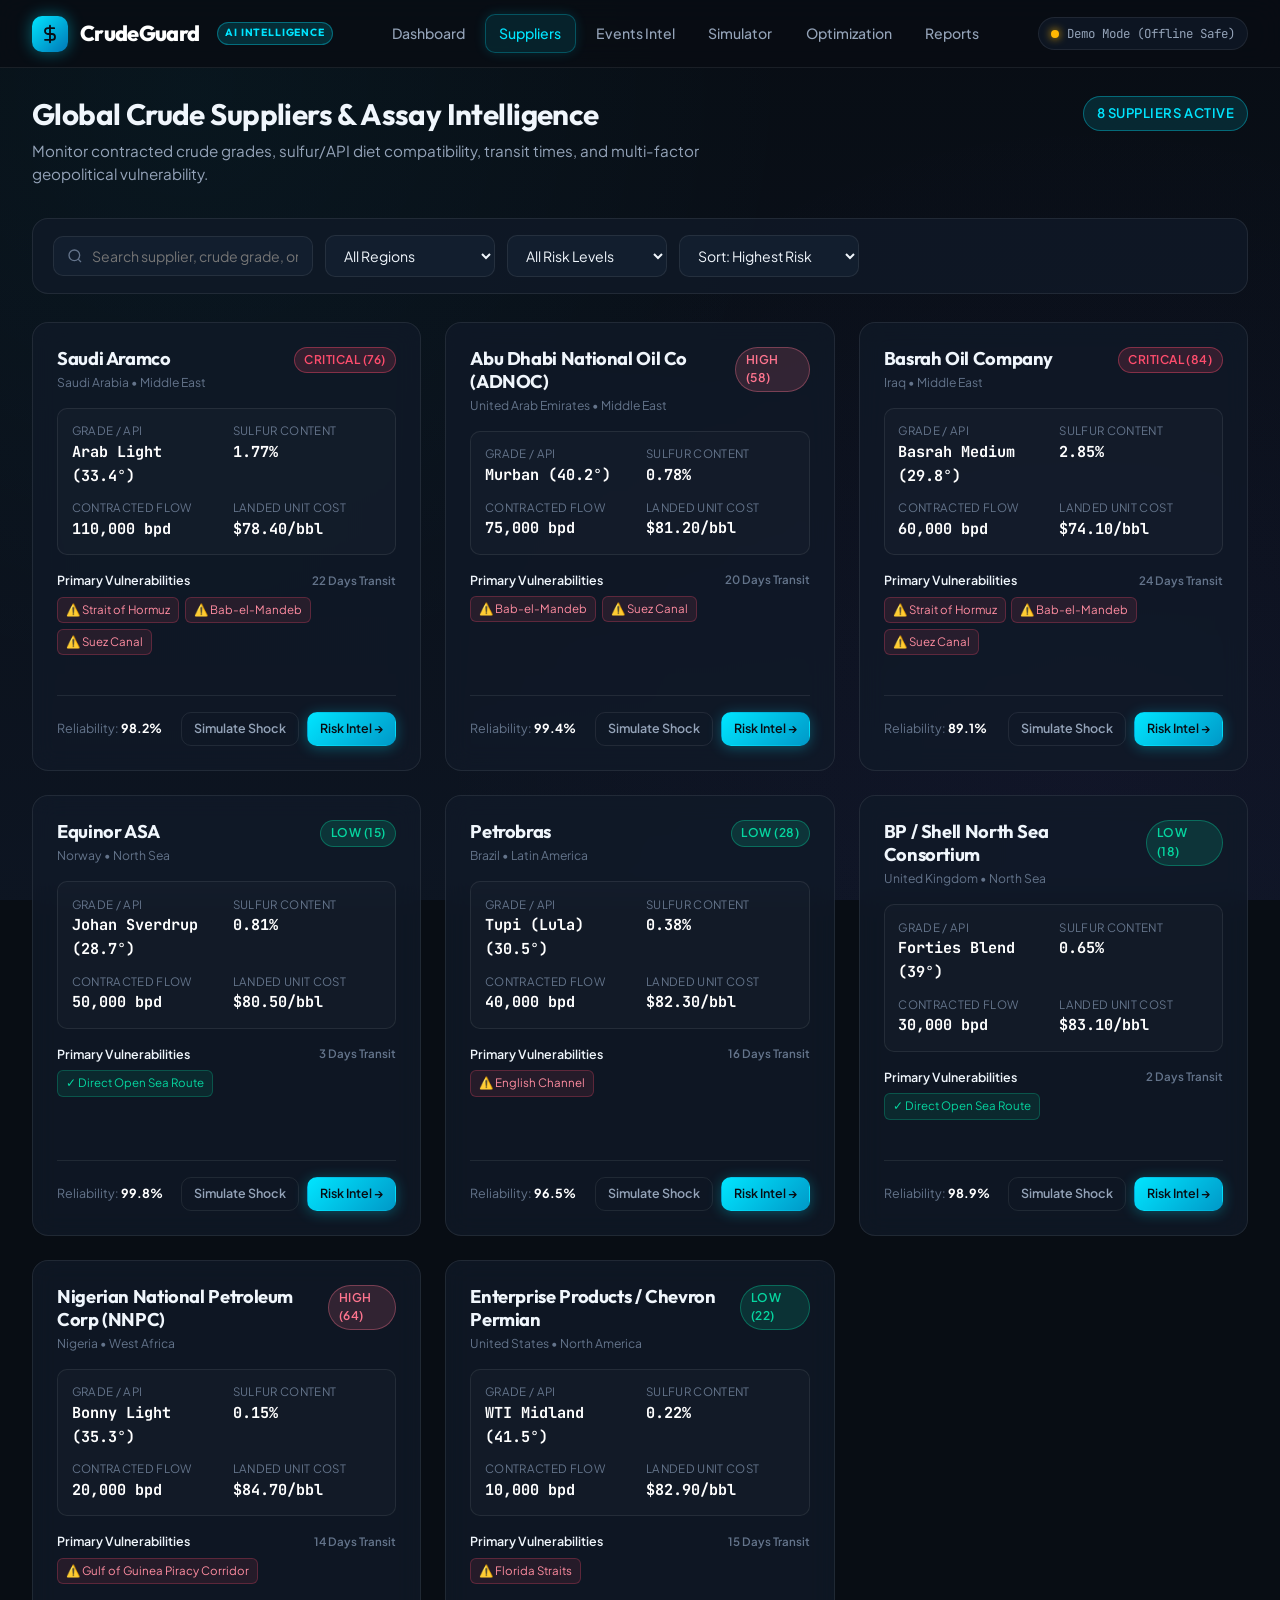
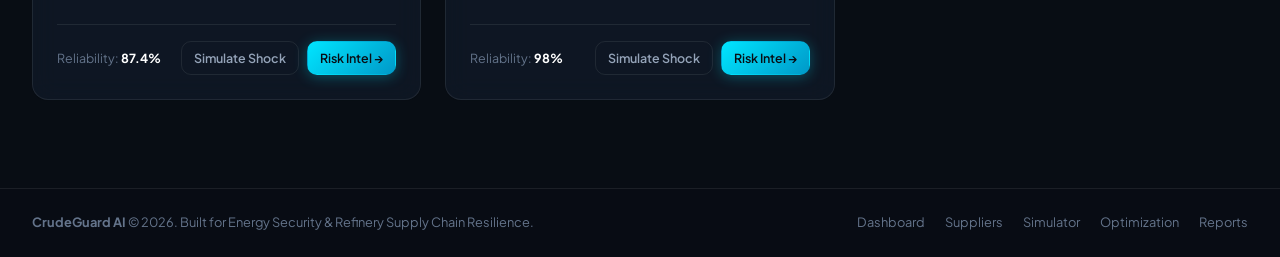
<file: suppliers.html>
<!DOCTYPE html>
<html lang="en">
<head>
  <meta charset="UTF-8">
  <meta name="viewport" content="width=device-width, initial-scale=1.0">
  <title>Suppliers Directory | CrudeGuard AI - Counterparty Risk</title>
  <meta name="description" content="Comprehensive crude oil suppliers directory, risk scores, crude assay grades, and logistics vulnerabilities.">

  <!-- CSS -->
  <link rel="stylesheet" href="css/global.css">
  <link rel="stylesheet" href="css/suppliers.css">
  <link rel="stylesheet" href="css/responsive.css">
</head>
<body>

  <!-- Navigation Bar -->
  <header class="navbar">
    <div class="nav-container">
      <a href="index.html" class="brand">
        <div class="brand-icon">
          <svg viewBox="0 0 24 24" fill="none" stroke="currentColor" stroke-width="2.2" stroke-linecap="round" stroke-linejoin="round">
            <path d="M12 2v20M17 5H9.5a3.5 3.5 0 0 0 0 7h5a3.5 3.5 0 0 1 0 7H6"/>
          </svg>
        </div>
        <span>CrudeGuard</span>
        <span class="brand-badge">AI Intelligence</span>
      </a>

      <nav>
        <ul class="nav-links">
          <li class="nav-item"><a href="dashboard.html">Dashboard</a></li>
          <li class="nav-item active"><a href="suppliers.html">Suppliers</a></li>
          <li class="nav-item"><a href="events.html">Events Intel</a></li>
          <li class="nav-item"><a href="simulator.html">Simulator</a></li>
          <li class="nav-item"><a href="optimization.html">Optimization</a></li>
          <li class="nav-item"><a href="reports.html">Reports</a></li>
        </ul>
      </nav>

      <div class="nav-actions">
        <div class="status-pill" id="db-status-pill">
          <span class="status-dot"></span>
          <span>System Online</span>
        </div>
      </div>
    </div>
  </header>

  <!-- Main Content -->
  <main class="main-content">
    <div class="page-header">
      <div class="page-title-group">
        <h1>Global Crude Suppliers &amp; Assay Intelligence</h1>
        <p>Monitor contracted crude grades, sulfur/API diet compatibility, transit times, and multi-factor geopolitical vulnerability.</p>
      </div>
      <div class="page-actions">
        <span id="supplier-count" class="badge badge-info" style="font-size: 0.82rem; padding: 0.4rem 0.8rem;">Loading suppliers...</span>
      </div>
    </div>

    <!-- Filter & Search Bar -->
    <section class="filter-bar">
      <div class="filter-controls">
        <div class="search-input-wrapper">
          <svg viewBox="0 0 24 24" fill="none" stroke="currentColor" stroke-width="2"><circle cx="11" cy="11" r="8"/><line x1="21" y1="21" x2="16.65" y2="16.65"/></svg>
          <input type="text" id="supplier-search" class="form-control" placeholder="Search supplier, crude grade, origin...">
        </div>

        <select id="region-filter" class="form-select" style="max-width: 170px;">
          <option value="all">All Regions</option>
          <option value="Middle East">Middle East</option>
          <option value="North Sea">North Sea</option>
          <option value="Latin America">Latin America</option>
          <option value="West Africa">West Africa</option>
          <option value="North America">North America</option>
        </select>

        <select id="risk-filter" class="form-select" style="max-width: 160px;">
          <option value="all">All Risk Levels</option>
          <option value="Critical">Critical Only</option>
          <option value="High">High Risk</option>
          <option value="Medium">Medium Risk</option>
          <option value="Low">Low Risk</option>
        </select>

        <select id="sort-filter" class="form-select" style="max-width: 180px;">
          <option value="risk-desc">Sort: Highest Risk</option>
          <option value="risk-asc">Sort: Lowest Risk</option>
          <option value="volume-desc">Sort: Highest Volume</option>
          <option value="cost-asc">Sort: Lowest Cost</option>
        </select>
      </div>
    </section>

    <!-- Suppliers Grid -->
    <section class="suppliers-grid" id="suppliers-grid">
      <!-- Dynamically rendered via js/suppliers.js -->
    </section>
  </main>

  <!-- Footer -->
  <footer class="app-footer">
    <div>
      <strong>CrudeGuard AI</strong> &copy; 2026. Built for Energy Security &amp; Refinery Supply Chain Resilience.
    </div>
    <div class="footer-links">
      <a href="dashboard.html">Dashboard</a>
      <a href="suppliers.html">Suppliers</a>
      <a href="simulator.html">Simulator</a>
      <a href="optimization.html">Optimization</a>
      <a href="reports.html">Reports</a>
    </div>
  </footer>

  <!-- Scripts -->
  <script type="module" src="js/suppliers.js"></script>
</body>
</html>
</file>
<file: css/global.css>
@import url('https://fonts.googleapis.com/css2?family=JetBrains+Mono:wght@400;500;600&family=Outfit:wght@400;500;600;700;800&family=Plus+Jakarta+Sans:wght@300;400;500;600;700&display=swap');

:root {
  /* Color Palette - Refined Petroleum Dark Mode */
  --bg-primary: #080D14;
  --bg-secondary: #0D1522;
  --bg-card: rgba(16, 26, 40, 0.75);
  --bg-card-hover: rgba(22, 36, 56, 0.85);
  --bg-input: #121E2E;
  --bg-glass: rgba(13, 21, 34, 0.65);

  --border-subtle: rgba(255, 255, 255, 0.08);
  --border-medium: rgba(255, 255, 255, 0.16);
  --border-focus: #00E5FF;

  --text-primary: #F0F6FC;
  --text-secondary: #94A3B8;
  --text-muted: #64748B;
  --text-inverse: #080D14;

  /* Accent Colors */
  --accent-cyan: #00E5FF;
  --accent-cyan-glow: rgba(0, 229, 255, 0.25);
  --accent-amber: #FFB703;
  --accent-amber-glow: rgba(255, 183, 3, 0.25);
  --accent-emerald: #06D6A0;
  --accent-emerald-glow: rgba(6, 214, 160, 0.25);
  --accent-crimson: #FF4D6D;
  --accent-crimson-glow: rgba(255, 77, 109, 0.25);
  --accent-purple: #8338EC;

  /* Risk Semantics */
  --risk-critical: #FF4D6D;
  --risk-high: #FF758F;
  --risk-medium: #FFB703;
  --risk-low: #06D6A0;

  /* Fonts */
  --font-display: 'Outfit', sans-serif;
  --font-body: 'Plus Jakarta Sans', sans-serif;
  --font-mono: 'JetBrains Mono', monospace;

  /* Radii & Shadows */
  --radius-sm: 6px;
  --radius-md: 10px;
  --radius-lg: 16px;
  --radius-full: 9999px;

  --shadow-sm: 0 2px 8px rgba(0, 0, 0, 0.35);
  --shadow-md: 0 8px 24px rgba(0, 0, 0, 0.45);
  --shadow-lg: 0 16px 40px rgba(0, 0, 0, 0.65);
  --shadow-glow-cyan: 0 0 20px rgba(0, 229, 255, 0.2);
  --shadow-glow-crimson: 0 0 20px rgba(255, 77, 109, 0.25);

  --transition-fast: 0.15s ease;
  --transition-normal: 0.25s ease;
  --transition-slow: 0.4s cubic-bezier(0.16, 1, 0.3, 1);
}

*, *::before, *::after {
  box-sizing: border-box;
  margin: 0;
  padding: 0;
}

body {
  background-color: var(--bg-primary);
  color: var(--text-primary);
  font-family: var(--font-body);
  font-size: 14.5px;
  line-height: 1.55;
  min-height: 100vh;
  display: flex;
  flex-direction: column;
  overflow-x: hidden;
  background-image: 
    radial-gradient(circle at 15% 10%, rgba(0, 229, 255, 0.04) 0%, transparent 45%),
    radial-gradient(circle at 85% 85%, rgba(131, 56, 236, 0.04) 0%, transparent 50%),
    linear-gradient(180deg, rgba(8, 13, 20, 0.95) 0%, rgba(13, 21, 34, 0.98) 100%);
  background-attachment: fixed;
}

/* Typography Utility */
h1, h2, h3, h4, h5, h6 {
  font-family: var(--font-display);
  font-weight: 700;
  color: var(--text-primary);
  letter-spacing: -0.02em;
  line-height: 1.25;
}

h1 { font-size: 2.1rem; }
h2 { font-size: 1.65rem; }
h3 { font-size: 1.25rem; }
h4 { font-size: 1.05rem; }

p { color: var(--text-secondary); }

a {
  color: var(--accent-cyan);
  text-decoration: none;
  transition: color var(--transition-fast);
}
a:hover { color: #80F2FF; }

.mono { font-family: var(--font-mono); }

/* Global Navigation */
.navbar {
  position: sticky;
  top: 0;
  z-index: 1000;
  background: rgba(8, 13, 20, 0.88);
  backdrop-filter: blur(14px);
  -webkit-backdrop-filter: blur(14px);
  border-bottom: 1px solid var(--border-subtle);
  height: 68px;
  display: flex;
  align-items: center;
  padding: 0 2rem;
}

.nav-container {
  max-width: 1680px;
  width: 100%;
  margin: 0 auto;
  display: flex;
  align-items: center;
  justify-content: space-between;
  gap: 1.5rem;
}

.brand {
  display: flex;
  align-items: center;
  gap: 0.75rem;
  font-family: var(--font-display);
  font-weight: 800;
  font-size: 1.35rem;
  color: #fff;
  letter-spacing: -0.03em;
}

.brand-icon {
  width: 36px;
  height: 36px;
  background: linear-gradient(135deg, #00E5FF 0%, #0077B6 100%);
  border-radius: var(--radius-md);
  display: flex;
  align-items: center;
  justify-content: center;
  box-shadow: 0 0 16px rgba(0, 229, 255, 0.4);
}

.brand-icon svg {
  width: 20px;
  height: 20px;
  color: #080D14;
}

.brand-badge {
  font-size: 0.65rem;
  font-weight: 700;
  padding: 0.15rem 0.45rem;
  background: rgba(0, 229, 255, 0.15);
  border: 1px solid rgba(0, 229, 255, 0.35);
  color: var(--accent-cyan);
  border-radius: var(--radius-full);
  text-transform: uppercase;
  letter-spacing: 0.08em;
  margin-left: 0.35rem;
}

.nav-links {
  display: flex;
  align-items: center;
  list-style: none;
  gap: 0.4rem;
}

.nav-item a {
  display: flex;
  align-items: center;
  gap: 0.5rem;
  padding: 0.5rem 0.85rem;
  border-radius: var(--radius-md);
  color: var(--text-secondary);
  font-weight: 500;
  font-size: 0.88rem;
  transition: all var(--transition-fast);
}

.nav-item a:hover {
  color: var(--text-primary);
  background: rgba(255, 255, 255, 0.05);
}

.nav-item.active a {
  color: var(--accent-cyan);
  background: rgba(0, 229, 255, 0.1);
  border: 1px solid rgba(0, 229, 255, 0.25);
  box-shadow: 0 0 12px rgba(0, 229, 255, 0.15);
}

.nav-item a svg {
  width: 16px;
  height: 16px;
  opacity: 0.8;
}

.nav-item.active a svg {
  opacity: 1;
}

.nav-actions {
  display: flex;
  align-items: center;
  gap: 1rem;
}

/* System Status Pill */
.status-pill {
  display: inline-flex;
  align-items: center;
  gap: 0.5rem;
  padding: 0.35rem 0.75rem;
  background: var(--bg-secondary);
  border: 1px solid var(--border-subtle);
  border-radius: var(--radius-full);
  font-size: 0.78rem;
  font-family: var(--font-mono);
  color: var(--text-secondary);
}

.status-dot {
  width: 8px;
  height: 8px;
  border-radius: 50%;
  background: var(--accent-emerald);
  box-shadow: 0 0 8px var(--accent-emerald);
  animation: pulse-dot 2s infinite ease-in-out;
}

.status-dot.warning {
  background: var(--accent-amber);
  box-shadow: 0 0 8px var(--accent-amber);
}

.status-dot.critical {
  background: var(--accent-crimson);
  box-shadow: 0 0 8px var(--accent-crimson);
}

@keyframes pulse-dot {
  0%, 100% { opacity: 1; transform: scale(1); }
  50% { opacity: 0.5; transform: scale(0.85); }
}

/* Refinery Switcher dropdown */
.refinery-badge {
  display: flex;
  align-items: center;
  gap: 0.5rem;
  padding: 0.4rem 0.8rem;
  background: rgba(255, 255, 255, 0.04);
  border: 1px solid var(--border-subtle);
  border-radius: var(--radius-md);
  font-size: 0.82rem;
  color: var(--text-primary);
  cursor: pointer;
}
.refinery-badge:hover {
  border-color: var(--border-medium);
}

/* App Main Container */
.main-content {
  flex: 1;
  max-width: 1680px;
  width: 100%;
  margin: 0 auto;
  padding: 1.75rem 2rem 3.5rem;
}

/* Page Header */
.page-header {
  display: flex;
  align-items: flex-start;
  justify-content: space-between;
  margin-bottom: 2rem;
  gap: 1.5rem;
  flex-wrap: wrap;
}

.page-title-group h1 {
  font-size: 1.85rem;
  margin-bottom: 0.35rem;
  display: flex;
  align-items: center;
  gap: 0.65rem;
}

.page-title-group p {
  font-size: 0.95rem;
  max-width: 720px;
}

.page-actions {
  display: flex;
  align-items: center;
  gap: 0.75rem;
  flex-wrap: wrap;
}

/* Glass Cards */
.card {
  background: var(--bg-card);
  backdrop-filter: blur(12px);
  -webkit-backdrop-filter: blur(12px);
  border: 1px solid var(--border-subtle);
  border-radius: var(--radius-lg);
  padding: 1.5rem;
  transition: border-color var(--transition-fast), transform var(--transition-fast), box-shadow var(--transition-fast);
  position: relative;
  overflow: hidden;
}

.card:hover {
  border-color: var(--border-medium);
}

.card-header {
  display: flex;
  align-items: center;
  justify-content: space-between;
  margin-bottom: 1.25rem;
  gap: 1rem;
}

.card-title {
  font-size: 1.1rem;
  font-weight: 600;
  display: flex;
  align-items: center;
  gap: 0.6rem;
}

.card-subtitle {
  font-size: 0.82rem;
  color: var(--text-muted);
}

/* Buttons */
.btn {
  display: inline-flex;
  align-items: center;
  justify-content: center;
  gap: 0.5rem;
  padding: 0.58rem 1.15rem;
  font-family: var(--font-body);
  font-size: 0.86rem;
  font-weight: 600;
  border-radius: var(--radius-md);
  border: 1px solid transparent;
  cursor: pointer;
  transition: all var(--transition-fast);
  text-decoration: none;
  white-space: nowrap;
}

.btn-primary {
  background: linear-gradient(135deg, #00E5FF 0%, #0099C8 100%);
  color: #080D14;
  box-shadow: 0 2px 14px rgba(0, 229, 255, 0.3);
}
.btn-primary:hover {
  background: linear-gradient(135deg, #40ECFF 0%, #00B4D8 100%);
  box-shadow: 0 4px 20px rgba(0, 229, 255, 0.45);
  transform: translateY(-1px);
  color: #080D14;
}

.btn-secondary {
  background: rgba(255, 255, 255, 0.08);
  border: 1px solid var(--border-medium);
  color: var(--text-primary);
}
.btn-secondary:hover {
  background: rgba(255, 255, 255, 0.14);
  color: #fff;
  transform: translateY(-1px);
}

.btn-outline {
  background: transparent;
  border: 1px solid var(--border-subtle);
  color: var(--text-secondary);
}
.btn-outline:hover {
  border-color: var(--accent-cyan);
  color: var(--accent-cyan);
}

.btn-danger {
  background: rgba(255, 77, 109, 0.15);
  border: 1px solid rgba(255, 77, 109, 0.35);
  color: #FF758F;
}
.btn-danger:hover {
  background: rgba(255, 77, 109, 0.25);
  border-color: var(--accent-crimson);
  color: #fff;
}

.btn-sm {
  padding: 0.4rem 0.75rem;
  font-size: 0.78rem;
}

.btn-lg {
  padding: 0.75rem 1.6rem;
  font-size: 0.96rem;
}

.btn:disabled {
  opacity: 0.45;
  cursor: not-allowed;
  pointer-events: none;
}

/* Badges & Tags */
.badge {
  display: inline-flex;
  align-items: center;
  gap: 0.35rem;
  padding: 0.2rem 0.6rem;
  border-radius: var(--radius-full);
  font-size: 0.75rem;
  font-weight: 600;
  text-transform: uppercase;
  letter-spacing: 0.04em;
}

.badge-critical {
  background: rgba(255, 77, 109, 0.15);
  border: 1px solid rgba(255, 77, 109, 0.4);
  color: var(--risk-critical);
}

.badge-high {
  background: rgba(255, 117, 143, 0.15);
  border: 1px solid rgba(255, 117, 143, 0.35);
  color: var(--risk-high);
}

.badge-medium {
  background: rgba(255, 183, 3, 0.15);
  border: 1px solid rgba(255, 183, 3, 0.35);
  color: var(--risk-medium);
}

.badge-low {
  background: rgba(6, 214, 160, 0.15);
  border: 1px solid rgba(6, 214, 160, 0.35);
  color: var(--risk-low);
}

.badge-info {
  background: rgba(0, 229, 255, 0.12);
  border: 1px solid rgba(0, 229, 255, 0.35);
  color: var(--accent-cyan);
}

/* Data Tables */
.table-responsive {
  width: 100%;
  overflow-x: auto;
}

.data-table {
  width: 100%;
  border-collapse: separate;
  border-spacing: 0;
  text-align: left;
}

.data-table th {
  padding: 0.85rem 1rem;
  font-family: var(--font-display);
  font-size: 0.76rem;
  font-weight: 700;
  text-transform: uppercase;
  letter-spacing: 0.05em;
  color: var(--text-muted);
  border-bottom: 1px solid var(--border-medium);
  background: rgba(13, 21, 34, 0.4);
}

.data-table td {
  padding: 1rem;
  font-size: 0.88rem;
  border-bottom: 1px solid var(--border-subtle);
  color: var(--text-primary);
  vertical-align: middle;
}

.data-table tbody tr {
  transition: background var(--transition-fast);
}

.data-table tbody tr:hover {
  background: rgba(255, 255, 255, 0.025);
}

/* Form Inputs */
.form-group {
  margin-bottom: 1.15rem;
}

.form-label {
  display: block;
  font-size: 0.82rem;
  font-weight: 600;
  color: var(--text-secondary);
  margin-bottom: 0.4rem;
}

.form-control, .form-select {
  width: 100%;
  padding: 0.62rem 0.9rem;
  background: var(--bg-input);
  border: 1px solid var(--border-subtle);
  border-radius: var(--radius-md);
  color: var(--text-primary);
  font-family: var(--font-body);
  font-size: 0.88rem;
  outline: none;
  transition: border-color var(--transition-fast), box-shadow var(--transition-fast);
}

.form-control:focus, .form-select:focus {
  border-color: var(--accent-cyan);
  box-shadow: 0 0 0 3px rgba(0, 229, 255, 0.15);
}

.form-select option {
  background: var(--bg-secondary);
  color: var(--text-primary);
}

/* Range Slider */
.slider-container {
  display: flex;
  align-items: center;
  gap: 1rem;
}

.range-slider {
  -webkit-appearance: none;
  appearance: none;
  flex: 1;
  height: 6px;
  background: rgba(255, 255, 255, 0.12);
  border-radius: var(--radius-full);
  outline: none;
}

.range-slider::-webkit-slider-thumb {
  -webkit-appearance: none;
  appearance: none;
  width: 18px;
  height: 18px;
  border-radius: 50%;
  background: var(--accent-cyan);
  box-shadow: 0 0 10px rgba(0, 229, 255, 0.8);
  cursor: pointer;
  transition: transform var(--transition-fast);
}

.range-slider::-webkit-slider-thumb:hover {
  transform: scale(1.2);
}

.slider-val-badge {
  min-width: 55px;
  text-align: right;
  font-family: var(--font-mono);
  font-weight: 600;
  color: var(--accent-cyan);
}

/* Metric / KPI Card */
.kpi-card {
  padding: 1.35rem;
}

.kpi-header {
  display: flex;
  align-items: center;
  justify-content: space-between;
  color: var(--text-muted);
  font-size: 0.82rem;
  font-weight: 600;
  text-transform: uppercase;
  letter-spacing: 0.04em;
  margin-bottom: 0.6rem;
}

.kpi-icon {
  width: 32px;
  height: 32px;
  border-radius: var(--radius-md);
  display: flex;
  align-items: center;
  justify-content: center;
  background: rgba(255, 255, 255, 0.05);
}

.kpi-value {
  font-family: var(--font-display);
  font-size: 2rem;
  font-weight: 800;
  line-height: 1.1;
  color: #fff;
  margin-bottom: 0.35rem;
}

.kpi-subtext {
  font-size: 0.78rem;
  color: var(--text-muted);
  display: flex;
  align-items: center;
  gap: 0.35rem;
}

.kpi-subtext.negative { color: var(--accent-crimson); }
.kpi-subtext.positive { color: var(--accent-emerald); }
.kpi-subtext.warning { color: var(--accent-amber); }

/* Progress / Risk Bar */
.progress-bar-bg {
  width: 100%;
  height: 8px;
  background: rgba(255, 255, 255, 0.08);
  border-radius: var(--radius-full);
  overflow: hidden;
  position: relative;
}

.progress-bar-fill {
  height: 100%;
  border-radius: var(--radius-full);
  transition: width 0.6s cubic-bezier(0.16, 1, 0.3, 1);
}

/* Modal Dialog */
.modal-overlay {
  position: fixed;
  inset: 0;
  background: rgba(4, 7, 12, 0.82);
  backdrop-filter: blur(8px);
  -webkit-backdrop-filter: blur(8px);
  z-index: 2000;
  display: flex;
  align-items: center;
  justify-content: center;
  padding: 1.5rem;
  opacity: 0;
  pointer-events: none;
  transition: opacity var(--transition-normal);
}

.modal-overlay.active {
  opacity: 1;
  pointer-events: auto;
}

.modal-dialog {
  background: var(--bg-secondary);
  border: 1px solid var(--border-medium);
  border-radius: var(--radius-lg);
  max-width: 640px;
  width: 100%;
  max-height: 90vh;
  overflow-y: auto;
  box-shadow: var(--shadow-lg);
  transform: translateY(20px) scale(0.97);
  transition: transform var(--transition-normal);
}

.modal-overlay.active .modal-dialog {
  transform: translateY(0) scale(1);
}

.modal-header {
  padding: 1.25rem 1.5rem;
  border-bottom: 1px solid var(--border-subtle);
  display: flex;
  align-items: center;
  justify-content: space-between;
}

.modal-title {
  font-size: 1.15rem;
  font-weight: 700;
}

.modal-close {
  background: transparent;
  border: none;
  color: var(--text-muted);
  cursor: pointer;
  padding: 0.25rem;
  font-size: 1.25rem;
  display: flex;
  align-items: center;
}
.modal-close:hover { color: #fff; }

.modal-body {
  padding: 1.5rem;
}

.modal-footer {
  padding: 1.25rem 1.5rem;
  border-top: 1px solid var(--border-subtle);
  display: flex;
  align-items: center;
  justify-content: flex-end;
  gap: 0.75rem;
}

/* Toast System */
#toast-container {
  position: fixed;
  bottom: 2rem;
  right: 2rem;
  z-index: 3000;
  display: flex;
  flex-direction: column;
  gap: 0.65rem;
  max-width: 380px;
  width: 100%;
  pointer-events: none;
}

.toast {
  pointer-events: auto;
  padding: 0.85rem 1.15rem;
  border-radius: var(--radius-md);
  background: var(--bg-secondary);
  border: 1px solid var(--border-medium);
  box-shadow: var(--shadow-md);
  display: flex;
  align-items: center;
  gap: 0.75rem;
  font-size: 0.88rem;
  transform: translateX(120%);
  transition: transform var(--transition-slow);
}

.toast.show {
  transform: translateX(0);
}

.toast.success { border-left: 4px solid var(--accent-emerald); }
.toast.error { border-left: 4px solid var(--accent-crimson); }
.toast.info { border-left: 4px solid var(--accent-cyan); }
.toast.warning { border-left: 4px solid var(--accent-amber); }

/* Footer */
.app-footer {
  border-top: 1px solid var(--border-subtle);
  padding: 1.5rem 2rem;
  background: rgba(8, 13, 20, 0.75);
  font-size: 0.8rem;
  color: var(--text-muted);
  display: flex;
  align-items: center;
  justify-content: space-between;
  margin-top: auto;
}

.footer-links {
  display: flex;
  align-items: center;
  gap: 1.25rem;
}

.footer-links a {
  color: var(--text-muted);
}
.footer-links a:hover {
  color: var(--text-primary);
}
</file>
<file: css/responsive.css>
/* Responsive Breakpoints & Media Queries */

@media (max-width: 1280px) {
  .kpi-grid {
    grid-template-columns: repeat(2, 1fr);
  }

  .dashboard-grid {
    grid-template-columns: 1fr;
  }

  .map-card {
    height: 450px;
  }

  .dashboard-bottom-grid {
    grid-template-columns: 1fr;
  }

  .simulator-layout {
    grid-template-columns: 1fr;
  }

  .details-layout {
    grid-template-columns: 1fr;
  }

  .strategies-grid {
    grid-template-columns: 1fr;
  }
}

@media (max-width: 900px) {
  .nav-container {
    flex-wrap: wrap;
    gap: 0.75rem;
  }

  .navbar {
    height: auto;
    padding: 0.75rem 1rem;
  }

  .nav-links {
    order: 3;
    width: 100%;
    overflow-x: auto;
    padding-bottom: 0.35rem;
  }

  .impact-summary-grid {
    grid-template-columns: repeat(2, 1fr);
  }

  .main-content {
    padding: 1.25rem 1rem 2.5rem;
  }

  .page-header {
    flex-direction: column;
    align-items: flex-start;
    gap: 1rem;
  }
}

@media (max-width: 640px) {
  .kpi-grid {
    grid-template-columns: 1fr;
  }

  .impact-summary-grid {
    grid-template-columns: 1fr;
  }

  .suppliers-grid {
    grid-template-columns: 1fr;
  }

  .filter-bar {
    flex-direction: column;
    align-items: stretch;
  }

  .filter-controls {
    flex-direction: column;
    align-items: stretch;
  }

  .search-input-wrapper {
    width: 100%;
  }

  .app-footer {
    flex-direction: column;
    gap: 1rem;
    text-align: center;
  }
}
</file>
<file: css/dashboard.css>
/* Dashboard Specific Layout */

.kpi-grid {
  display: grid;
  grid-template-columns: repeat(4, 1fr);
  gap: 1.25rem;
  margin-bottom: 1.75rem;
}

.kpi-card {
  position: relative;
  overflow: hidden;
}

.kpi-card::after {
  content: '';
  position: absolute;
  top: 0;
  right: 0;
  width: 90px;
  height: 90px;
  background: radial-gradient(circle, rgba(0, 229, 255, 0.08) 0%, transparent 70%);
  border-radius: 50%;
  pointer-events: none;
}

.kpi-card.critical::after {
  background: radial-gradient(circle, rgba(255, 77, 109, 0.12) 0%, transparent 70%);
}

.kpi-card.warning::after {
  background: radial-gradient(circle, rgba(255, 183, 3, 0.12) 0%, transparent 70%);
}

/* Dashboard Main Content Grid */
.dashboard-grid {
  display: grid;
  grid-template-columns: 2fr 1fr;
  gap: 1.5rem;
  margin-bottom: 1.75rem;
}

/* Map Section */
.map-card {
  display: flex;
  flex-direction: column;
  padding: 0;
  overflow: hidden;
  height: 520px;
}

.map-card .card-header {
  padding: 1.25rem 1.5rem 0.75rem;
  margin-bottom: 0;
}

.map-container {
  flex: 1;
  width: 100%;
  min-height: 440px;
  background: #060A10;
  position: relative;
}

.map-legend {
  position: absolute;
  bottom: 1rem;
  right: 1rem;
  z-index: 800;
  background: rgba(13, 21, 34, 0.9);
  backdrop-filter: blur(8px);
  border: 1px solid var(--border-subtle);
  border-radius: var(--radius-md);
  padding: 0.6rem 0.85rem;
  font-size: 0.75rem;
  display: flex;
  flex-direction: column;
  gap: 0.4rem;
}

.map-legend-item {
  display: flex;
  align-items: center;
  gap: 0.5rem;
  color: var(--text-secondary);
}

.legend-dot {
  width: 10px;
  height: 10px;
  border-radius: 50%;
}

/* Risk Feed & Live Alerts */
.alerts-card {
  display: flex;
  flex-direction: column;
  max-height: 520px;
}

.alerts-list {
  flex: 1;
  overflow-y: auto;
  display: flex;
  flex-direction: column;
  gap: 0.85rem;
  padding-right: 0.35rem;
}

.alert-item {
  background: rgba(255, 255, 255, 0.03);
  border-left: 3px solid var(--accent-cyan);
  border-radius: var(--radius-sm);
  padding: 0.85rem 1rem;
  transition: transform var(--transition-fast), background var(--transition-fast);
  cursor: pointer;
}

.alert-item:hover {
  background: rgba(255, 255, 255, 0.06);
  transform: translateX(3px);
}

.alert-item.critical {
  border-left-color: var(--risk-critical);
  background: rgba(255, 77, 109, 0.05);
}

.alert-item.high {
  border-left-color: var(--risk-high);
}

.alert-item.medium {
  border-left-color: var(--risk-medium);
}

.alert-item-header {
  display: flex;
  align-items: center;
  justify-content: space-between;
  margin-bottom: 0.35rem;
}

.alert-item-title {
  font-size: 0.88rem;
  font-weight: 600;
  color: var(--text-primary);
}

.alert-item-time {
  font-size: 0.72rem;
  font-family: var(--font-mono);
  color: var(--text-muted);
}

.alert-item-body {
  font-size: 0.78rem;
  color: var(--text-secondary);
  line-height: 1.4;
  margin-bottom: 0.5rem;
}

.alert-item-footer {
  display: flex;
  align-items: center;
  justify-content: space-between;
  font-size: 0.72rem;
  color: var(--text-muted);
}

/* Bottom Split: Risk Radar & Supplier Exposure */
.dashboard-bottom-grid {
  display: grid;
  grid-template-columns: 1fr 1fr;
  gap: 1.5rem;
}

.chart-card {
  min-height: 380px;
  display: flex;
  flex-direction: column;
}

.chart-wrapper {
  flex: 1;
  position: relative;
  min-height: 280px;
  height: 280px;
  display: flex;
  align-items: center;
  justify-content: center;
}

/* Supplier mini-list */
.supplier-exposure-row {
  display: flex;
  align-items: center;
  justify-content: space-between;
  padding: 0.75rem 0;
  border-bottom: 1px solid var(--border-subtle);
}

.supplier-exposure-row:last-child {
  border-bottom: none;
}

.supplier-info-block {
  display: flex;
  flex-direction: column;
  gap: 0.15rem;
}

.supplier-name-bold {
  font-weight: 600;
  font-size: 0.9rem;
  color: var(--text-primary);
}

.supplier-grade-sub {
  font-size: 0.75rem;
  color: var(--text-muted);
}

.exposure-bar-col {
  width: 140px;
}

.exposure-val-label {
  display: flex;
  justify-content: space-between;
  font-size: 0.72rem;
  font-family: var(--font-mono);
  margin-bottom: 0.25rem;
}
</file>
<file: css/suppliers.css>
/* Suppliers Grid & Details Layout */

.filter-bar {
  display: flex;
  align-items: center;
  justify-content: space-between;
  gap: 1rem;
  background: var(--bg-card);
  border: 1px solid var(--border-subtle);
  border-radius: var(--radius-lg);
  padding: 1rem 1.25rem;
  margin-bottom: 1.75rem;
  flex-wrap: wrap;
}

.filter-controls {
  display: flex;
  align-items: center;
  gap: 0.75rem;
  flex-wrap: wrap;
  flex: 1;
}

.search-input-wrapper {
  position: relative;
  min-width: 260px;
}

.search-input-wrapper svg {
  position: absolute;
  left: 0.85rem;
  top: 50%;
  transform: translateY(-50%);
  width: 16px;
  height: 16px;
  color: var(--text-muted);
}

.search-input-wrapper input {
  padding-left: 2.35rem;
}

.suppliers-grid {
  display: grid;
  grid-template-columns: repeat(auto-fill, minmax(360px, 1fr));
  gap: 1.5rem;
  margin-bottom: 2rem;
}

.supplier-card {
  display: flex;
  flex-direction: column;
  transition: transform var(--transition-fast), border-color var(--transition-fast), box-shadow var(--transition-fast);
}

.supplier-card:hover {
  transform: translateY(-3px);
  border-color: rgba(0, 229, 255, 0.35);
  box-shadow: 0 10px 30px rgba(0, 0, 0, 0.45);
}

.supplier-card-header {
  display: flex;
  align-items: flex-start;
  justify-content: space-between;
  margin-bottom: 1rem;
}

.supplier-title-block h3 {
  font-size: 1.15rem;
  margin-bottom: 0.2rem;
}

.supplier-country-badge {
  font-size: 0.76rem;
  color: var(--text-muted);
  display: flex;
  align-items: center;
  gap: 0.4rem;
}

.supplier-specs-grid {
  display: grid;
  grid-template-columns: 1fr 1fr;
  gap: 0.75rem;
  background: rgba(255, 255, 255, 0.02);
  border: 1px solid var(--border-subtle);
  border-radius: var(--radius-md);
  padding: 0.85rem;
  margin-bottom: 1rem;
}

.spec-cell {
  display: flex;
  flex-direction: column;
}

.spec-label {
  font-size: 0.72rem;
  color: var(--text-muted);
  text-transform: uppercase;
  letter-spacing: 0.03em;
}

.spec-value {
  font-size: 0.95rem;
  font-weight: 700;
  font-family: var(--font-mono);
  color: #fff;
}

.risk-breakdown-section {
  margin-bottom: 1.25rem;
}

.risk-breakdown-header {
  display: flex;
  justify-content: space-between;
  align-items: center;
  font-size: 0.78rem;
  margin-bottom: 0.4rem;
  font-weight: 600;
}

.risk-factor-bar-group {
  display: flex;
  flex-direction: column;
  gap: 0.4rem;
}

.risk-factor-item {
  display: flex;
  align-items: center;
  justify-content: space-between;
  font-size: 0.72rem;
  color: var(--text-secondary);
}

.chokepoint-tags {
  display: flex;
  flex-wrap: wrap;
  gap: 0.35rem;
  margin-bottom: 1.25rem;
}

.tag-chokepoint {
  font-size: 0.72rem;
  padding: 0.2rem 0.5rem;
  background: rgba(255, 77, 109, 0.1);
  border: 1px solid rgba(255, 77, 109, 0.25);
  color: #FF8DA1;
  border-radius: var(--radius-sm);
  display: inline-flex;
  align-items: center;
  gap: 0.25rem;
}

.tag-safe {
  font-size: 0.72rem;
  padding: 0.2rem 0.5rem;
  background: rgba(6, 214, 160, 0.1);
  border: 1px solid rgba(6, 214, 160, 0.25);
  color: #06D6A0;
  border-radius: var(--radius-sm);
}

.supplier-card-footer {
  margin-top: auto;
  padding-top: 1rem;
  border-top: 1px solid var(--border-subtle);
  display: flex;
  align-items: center;
  justify-content: space-between;
}

/* Supplier Details Page Layout */
.details-layout {
  display: grid;
  grid-template-columns: 1fr 2fr;
  gap: 1.75rem;
}

.detail-sidebar {
  display: flex;
  flex-direction: column;
  gap: 1.5rem;
}

.detail-main {
  display: flex;
  flex-direction: column;
  gap: 1.5rem;
}

.spec-sheet-list {
  display: flex;
  flex-direction: column;
  gap: 0.85rem;
}

.spec-sheet-row {
  display: flex;
  align-items: center;
  justify-content: space-between;
  padding-bottom: 0.6rem;
  border-bottom: 1px solid var(--border-subtle);
}

.spec-sheet-row:last-child {
  border-bottom: none;
}
</file>
